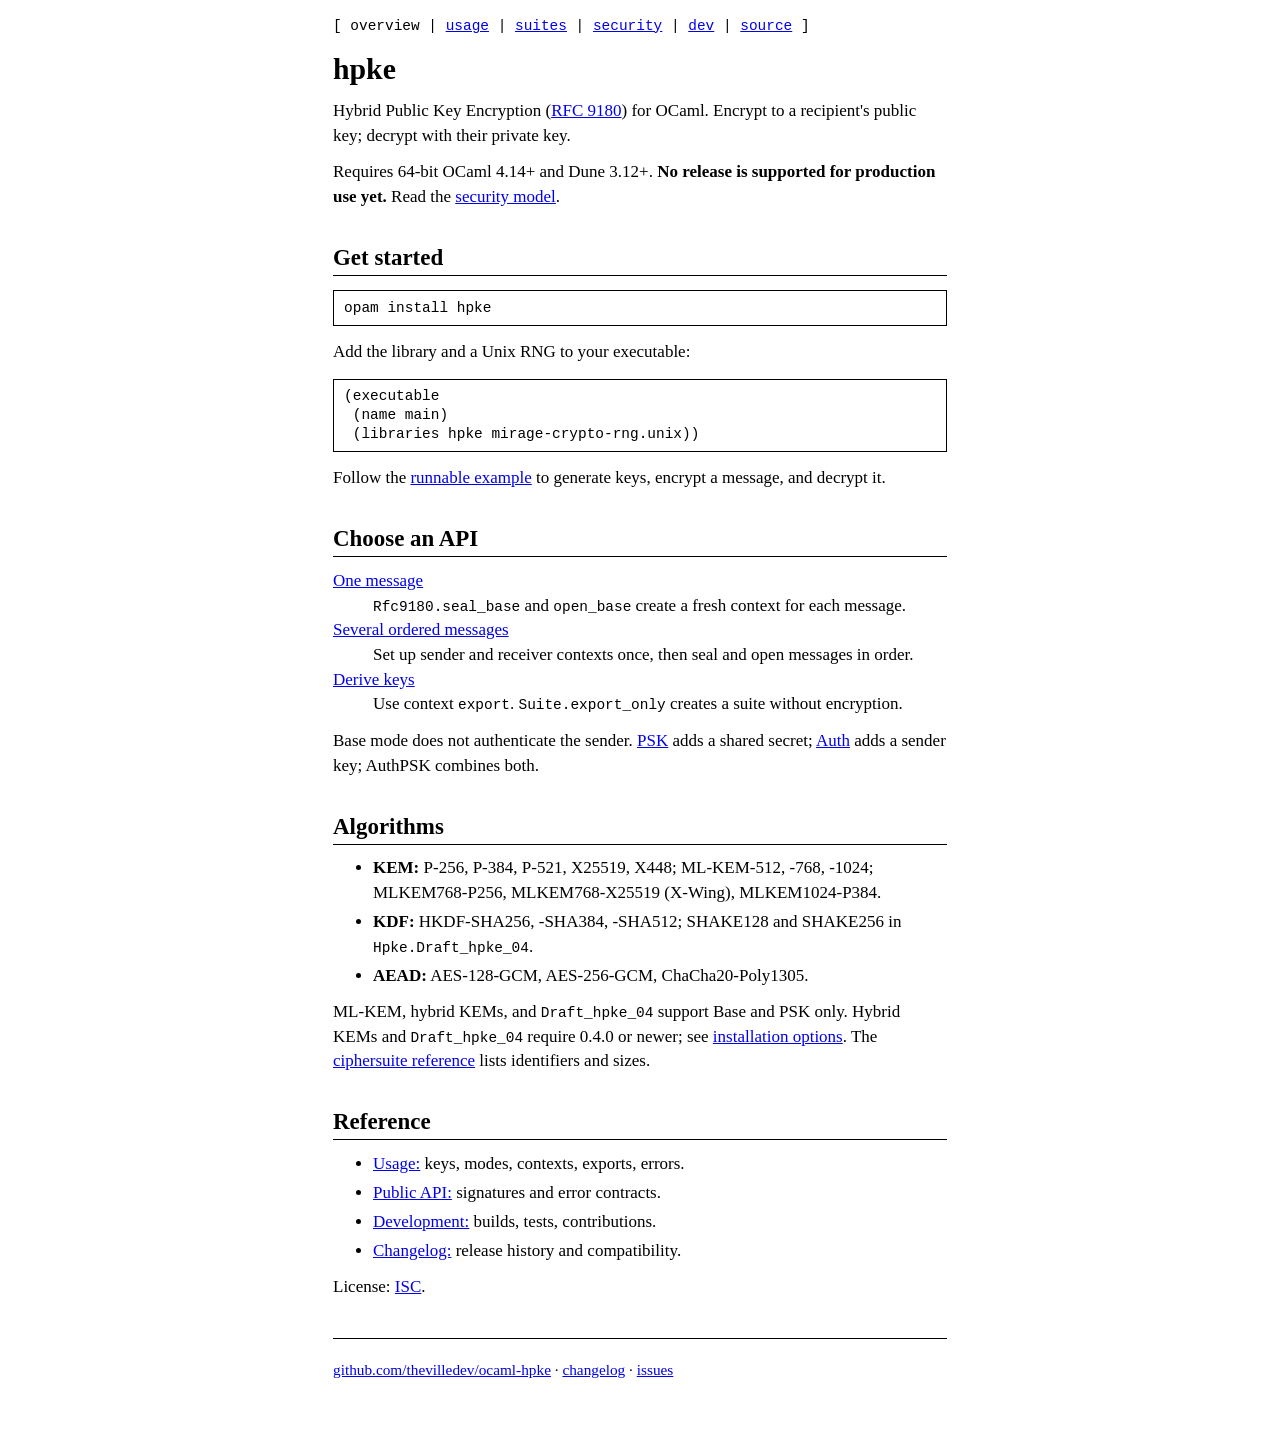
<file: website/index.html>
<!doctype html>
<html lang="en">
  <head>
    <meta charset="utf-8">
    <meta name="viewport" content="width=device-width, initial-scale=1">
    <meta
      name="description"
      content="Hybrid Public Key Encryption for OCaml. Install the library, run an example, and choose an API."
    >
    <meta name="theme-color" content="#ffffff">
    <meta property="og:type" content="website">
    <meta property="og:title" content="hpke">
    <meta
      property="og:description"
      content="Hybrid Public Key Encryption for OCaml. Installation, examples, and API reference."
    >
    <meta property="og:url" content="https://ville.dev/ocaml-hpke/">
    <meta property="og:image" content="https://ville.dev/ocaml-hpke/og.png">
    <meta property="og:image:width" content="1200">
    <meta property="og:image:height" content="630">
    <meta property="og:image:alt" content="hpke — RFC 9180 Hybrid Public Key Encryption for OCaml">
    <meta name="twitter:card" content="summary_large_image">
    <meta name="twitter:title" content="hpke">
    <meta name="twitter:description" content="Hybrid Public Key Encryption for OCaml. Installation, examples, and API reference.">
    <meta name="twitter:image" content="https://ville.dev/ocaml-hpke/og.png">
    <meta name="twitter:image:alt" content="hpke — RFC 9180 Hybrid Public Key Encryption for OCaml">
    <link rel="canonical" href="https://ville.dev/ocaml-hpke/">
    <link rel="stylesheet" href="styles.css">
    <title>hpke: RFC 9180 Hybrid Public Key Encryption for OCaml</title>
  </head>
  <body>
    <a class="skip-link" href="#content">Skip to content</a>
    <nav class="top" aria-label="Primary navigation">
      [ overview |
      <a href="usage.html">usage</a> |
      <a href="suites.html">suites</a> |
      <a href="security.html">security</a> |
      <a href="development.html">dev</a> |
      <a href="https://github.com/thevilledev/ocaml-hpke">source</a> ]
    </nav>

    <main id="content">
<h1>hpke</h1>
      <p>
        Hybrid Public Key Encryption
        (<a href="https://www.rfc-editor.org/rfc/rfc9180.html">RFC 9180</a>)
        for OCaml. Encrypt to a recipient's public key; decrypt with their private key.
      </p>
      <p>
        Requires 64-bit OCaml 4.14+ and Dune 3.12+.
        <strong>No release is supported for production use yet.</strong>
        Read the <a href="security.html">security model</a>.
      </p>

      <h2 id="quick-start">Get started</h2>
      <pre><code>opam install hpke</code></pre>
      <p>Add the library and a Unix RNG to your executable:</p>
      <pre><code>(executable
 (name main)
 (libraries hpke mirage-crypto-rng.unix))</code></pre>
      <p>
        Follow the <a href="usage.html#one-message">runnable example</a>
        to generate keys, encrypt a message, and decrypt it.
      </p>

      <h2 id="choose-an-api">Choose an API</h2>
      <dl>
        <dt><a href="usage.html#one-message">One message</a></dt>
        <dd><code>Rfc9180.seal_base</code> and <code>open_base</code> create a fresh context for each message.</dd>
        <dt><a href="usage.html#contexts">Several ordered messages</a></dt>
        <dd>Set up sender and receiver contexts once, then seal and open messages in order.</dd>
        <dt><a href="usage.html#export">Derive keys</a></dt>
        <dd>Use context <code>export</code>. <code>Suite.export_only</code> creates a suite without encryption.</dd>
      </dl>
      <p>
        Base mode does not authenticate the sender. <a href="usage.html#psk">PSK</a>
        adds a shared secret; <a href="usage.html#auth">Auth</a> adds a sender key;
        AuthPSK combines both.
      </p>

      <h2 id="algorithms">Algorithms</h2>
      <ul>
        <li><strong>KEM:</strong> P-256, P-384, P-521, X25519, X448; ML-KEM-512, -768, -1024; MLKEM768-P256, MLKEM768-X25519 (X-Wing), MLKEM1024-P384.</li>
        <li><strong>KDF:</strong> HKDF-SHA256, -SHA384, -SHA512; SHAKE128 and SHAKE256 in <code>Hpke.Draft_hpke_04</code>.</li>
        <li><strong>AEAD:</strong> AES-128-GCM, AES-256-GCM, ChaCha20-Poly1305.</li>
      </ul>
      <p>
        ML-KEM, hybrid KEMs, and <code>Draft_hpke_04</code> support Base and PSK only.
        Hybrid KEMs and <code>Draft_hpke_04</code> require 0.4.0 or newer;
        see <a href="usage.html#install">installation options</a>.
        The <a href="suites.html">ciphersuite reference</a> lists identifiers and sizes.
      </p>

      <h2 id="reference">Reference</h2>
      <ul>
        <li><a href="usage.html">Usage:</a> keys, modes, contexts, exports, errors.</li>
        <li><a href="https://github.com/thevilledev/ocaml-hpke/blob/main/lib/hpke.mli">Public API:</a> signatures and error contracts.</li>
        <li><a href="development.html">Development:</a> builds, tests, contributions.</li>
        <li><a href="https://github.com/thevilledev/ocaml-hpke/blob/main/CHANGES.md">Changelog:</a> release history and compatibility.</li>
      </ul>
      <p>License: <a href="https://github.com/thevilledev/ocaml-hpke/blob/main/LICENSE">ISC</a>.</p>
    </main>

    <footer>
      <p>
        <a href="https://github.com/thevilledev/ocaml-hpke">github.com/thevilledev/ocaml-hpke</a>
        &middot; <a href="https://github.com/thevilledev/ocaml-hpke/blob/main/CHANGES.md">changelog</a>
        &middot; <a href="https://github.com/thevilledev/ocaml-hpke/issues">issues</a>
      </p>
    </footer>
  </body>
</html>
</file>
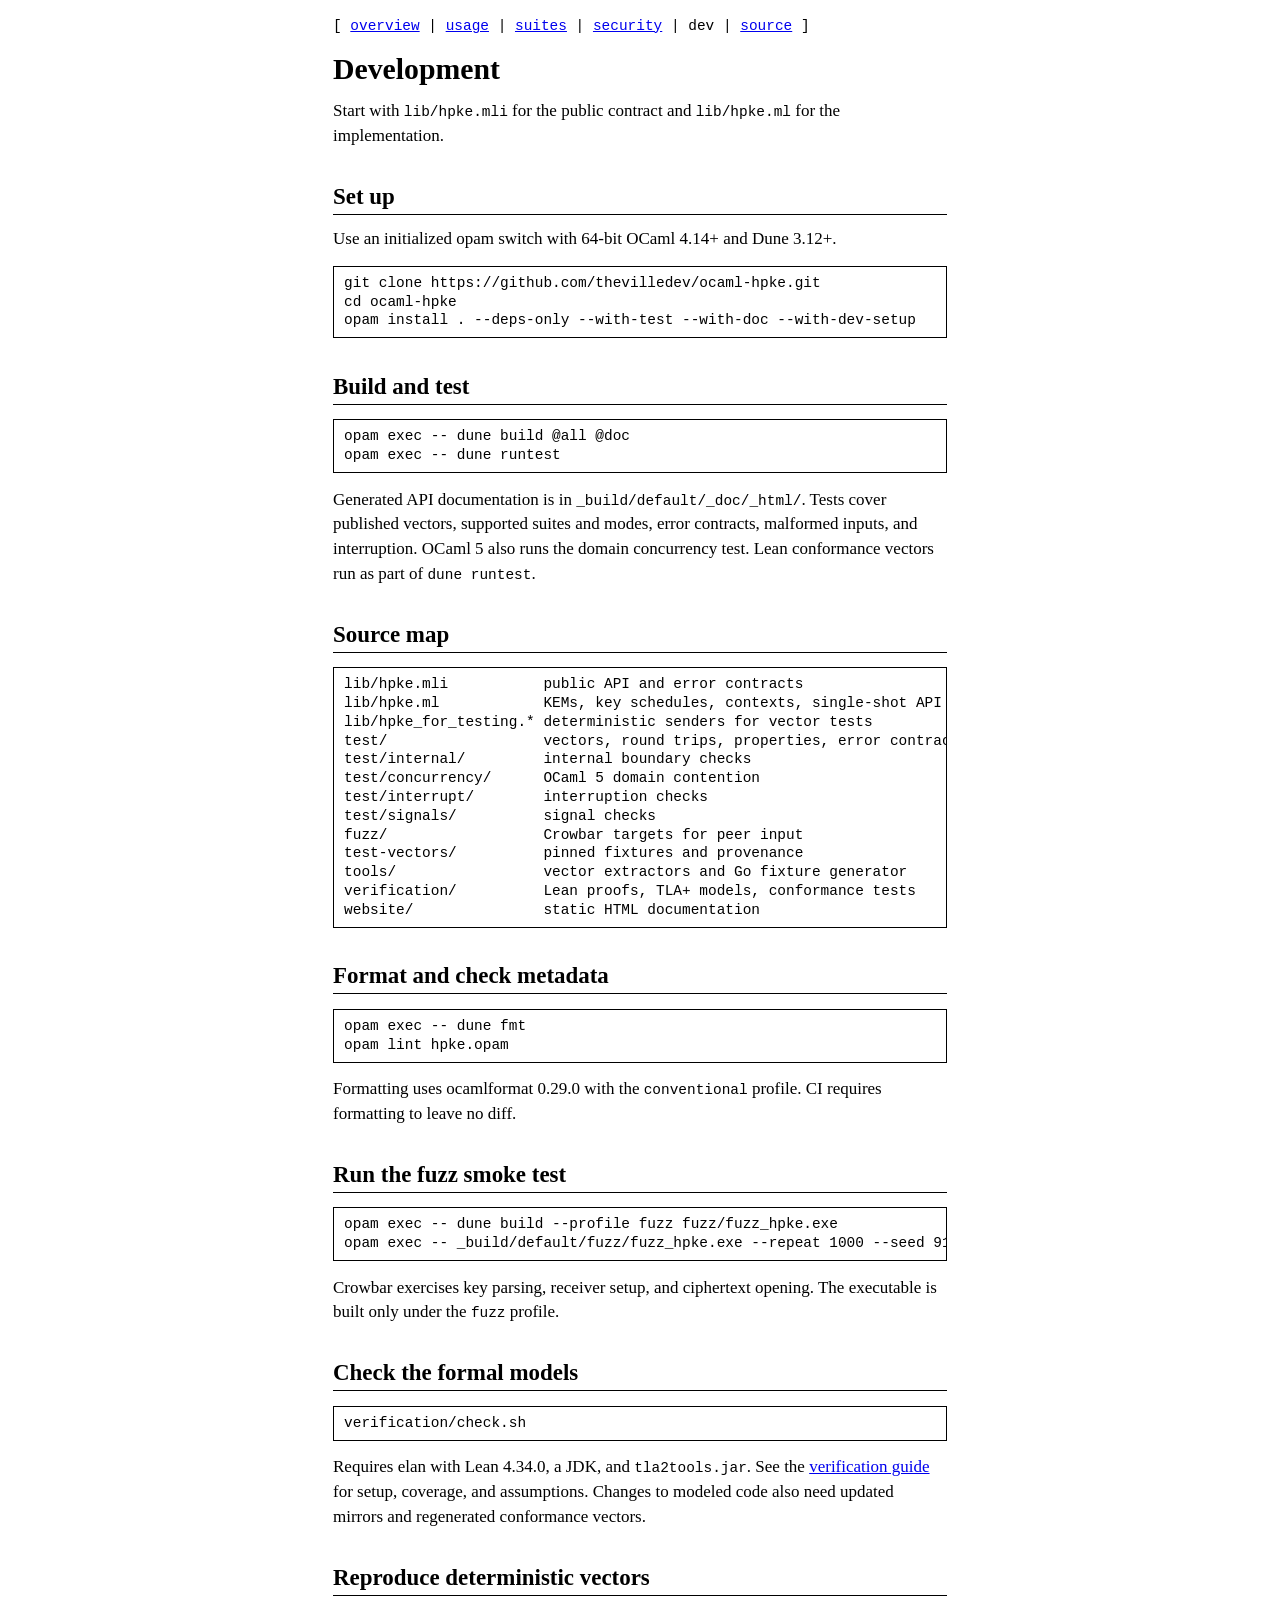
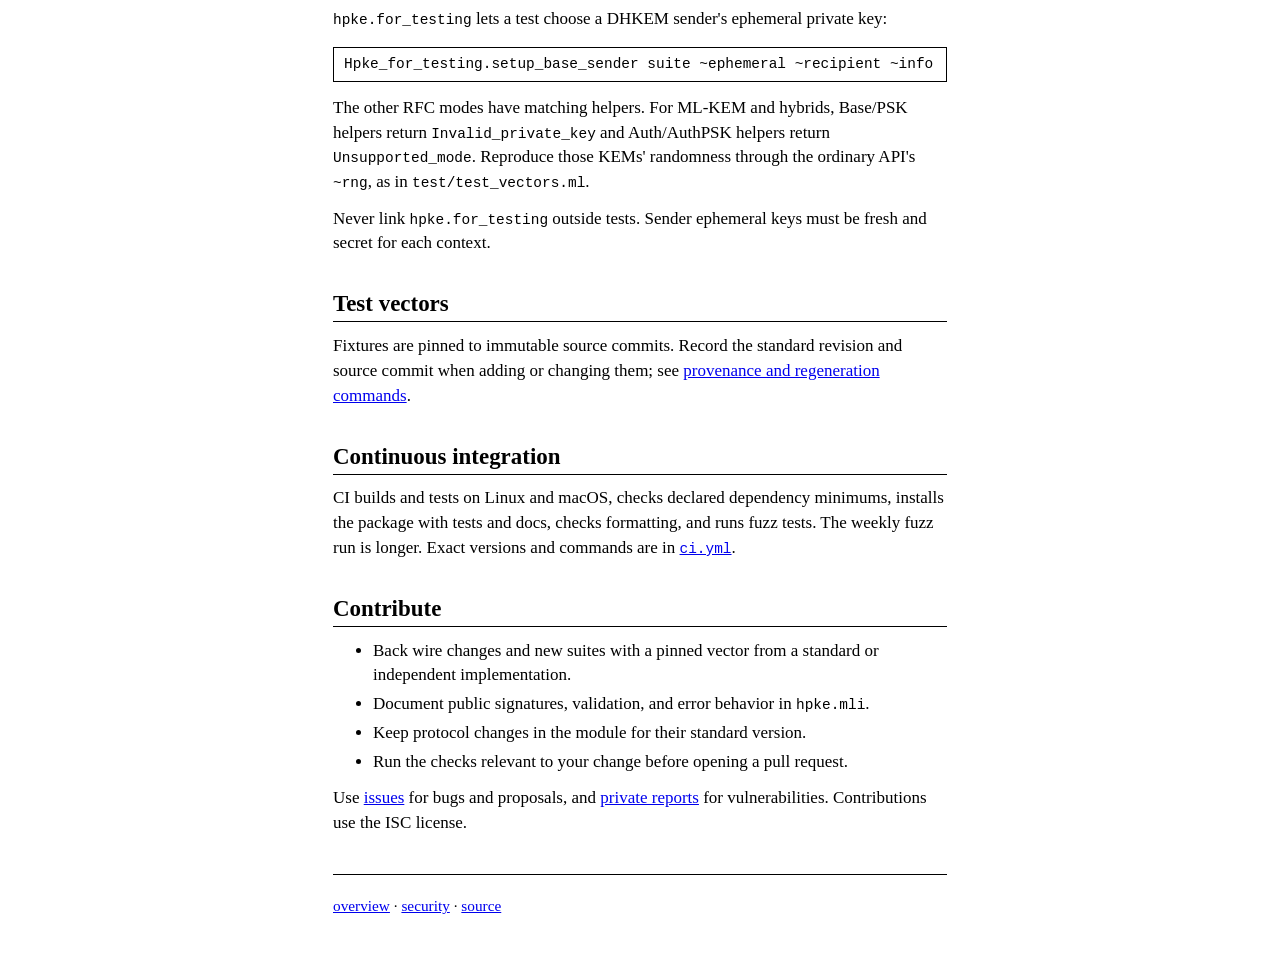
<file: website/development.html>
<!doctype html>
<html lang="en">
  <head>
    <meta charset="utf-8">
    <meta name="viewport" content="width=device-width, initial-scale=1">
    <meta name="description" content="Build, test, fuzz, and contribute to the hpke OCaml library.">
    <meta name="theme-color" content="#ffffff">
    <meta property="og:type" content="website">
    <meta property="og:title" content="Developing hpke">
    <meta property="og:description" content="Build commands, project layout, CI, and the test-vector policy.">
    <meta property="og:url" content="https://ville.dev/ocaml-hpke/development.html">
    <meta name="twitter:card" content="summary">
    <meta name="twitter:title" content="Developing hpke">
    <meta name="twitter:description" content="Build commands, project layout, CI, and the test-vector policy.">
    <link rel="canonical" href="https://ville.dev/ocaml-hpke/development.html">
    <link rel="stylesheet" href="styles.css">
    <title>Developing hpke</title>
  </head>
  <body>
    <a class="skip-link" href="#content">Skip to content</a>
    <nav class="top" aria-label="Primary navigation">
      [ <a href="index.html">overview</a> |
      <a href="usage.html">usage</a> |
      <a href="suites.html">suites</a> |
      <a href="security.html">security</a> |
      dev |
      <a href="https://github.com/thevilledev/ocaml-hpke">source</a> ]
    </nav>

    <main id="content">
<h1>Development</h1>
      <p>
        Start with <code>lib/hpke.mli</code> for the public contract and
        <code>lib/hpke.ml</code> for the implementation.
      </p>

      <h2 id="setup">Set up</h2>
      <p>Use an initialized opam switch with 64-bit OCaml 4.14+ and Dune 3.12+.</p>
      <pre><code>git clone https://github.com/thevilledev/ocaml-hpke.git
cd ocaml-hpke
opam install . --deps-only --with-test --with-doc --with-dev-setup</code></pre>

      <h2 id="build">Build and test</h2>
      <pre><code>opam exec -- dune build @all @doc
opam exec -- dune runtest</code></pre>
      <p>
        Generated API documentation is in <code>_build/default/_doc/_html/</code>.
        Tests cover published vectors, supported suites and modes, error
        contracts, malformed inputs, and interruption. OCaml 5 also runs the
        domain concurrency test. Lean conformance vectors run as part of
        <code>dune runtest</code>.
      </p>

      <h2 id="layout">Source map</h2>
      <pre><code>lib/hpke.mli           public API and error contracts
lib/hpke.ml            KEMs, key schedules, contexts, single-shot API
lib/hpke_for_testing.* deterministic senders for vector tests
test/                  vectors, round trips, properties, error contracts
test/internal/         internal boundary checks
test/concurrency/      OCaml 5 domain contention
test/interrupt/        interruption checks
test/signals/          signal checks
fuzz/                  Crowbar targets for peer input
test-vectors/          pinned fixtures and provenance
tools/                 vector extractors and Go fixture generator
verification/          Lean proofs, TLA+ models, conformance tests
website/               static HTML documentation</code></pre>

      <h2 id="hygiene">Format and check metadata</h2>
      <pre><code>opam exec -- dune fmt
opam lint hpke.opam</code></pre>
      <p>
        Formatting uses ocamlformat 0.29.0 with the <code>conventional</code>
        profile. CI requires formatting to leave no diff.
      </p>

      <h2 id="fuzz">Run the fuzz smoke test</h2>
      <pre><code>opam exec -- dune build --profile fuzz fuzz/fuzz_hpke.exe
opam exec -- _build/default/fuzz/fuzz_hpke.exe --repeat 1000 --seed 9180</code></pre>
      <p>
        Crowbar exercises key parsing, receiver setup, and ciphertext opening.
        The executable is built only under the <code>fuzz</code> profile.
      </p>

      <h2 id="verification">Check the formal models</h2>
      <pre><code>verification/check.sh</code></pre>
      <p>
        Requires elan with Lean 4.34.0, a JDK, and <code>tla2tools.jar</code>.
        See the <a href="https://github.com/thevilledev/ocaml-hpke/blob/main/verification/README.md">verification guide</a>
        for setup, coverage, and assumptions. Changes to modeled code also need
        updated mirrors and regenerated conformance vectors.
      </p>

      <h2 id="for-testing">Reproduce deterministic vectors</h2>
      <p>
        <code>hpke.for_testing</code> lets a test choose a DHKEM sender's
        ephemeral private key:
      </p>
      <pre><code>Hpke_for_testing.setup_base_sender suite ~ephemeral ~recipient ~info</code></pre>
      <p>
        The other RFC modes have matching helpers. For ML-KEM and hybrids,
        Base/PSK helpers return <code>Invalid_private_key</code> and Auth/AuthPSK
        helpers return <code>Unsupported_mode</code>. Reproduce those KEMs'
        randomness through the ordinary API's <code>~rng</code>, as in
        <code>test/test_vectors.ml</code>.
      </p>
      <p>
        Never link <code>hpke.for_testing</code> outside tests. Sender ephemeral
        keys must be fresh and secret for each context.
      </p>

      <h2 id="vectors">Test vectors</h2>
      <p>
        Fixtures are pinned to immutable source commits. Record the standard
        revision and source commit when adding or changing them; see
        <a href="https://github.com/thevilledev/ocaml-hpke/blob/main/test-vectors/PROVENANCE.md">provenance and regeneration commands</a>.
      </p>

      <h2 id="ci">Continuous integration</h2>
      <p>
        CI builds and tests on Linux and macOS, checks declared dependency
        minimums, installs the package with tests and docs, checks formatting,
        and runs fuzz tests. The weekly fuzz run is longer. Exact versions and
        commands are in
        <a href="https://github.com/thevilledev/ocaml-hpke/blob/main/.github/workflows/ci.yml"><code>ci.yml</code></a>.
      </p>

      <h2 id="contributing">Contribute</h2>
      <ul>
        <li>Back wire changes and new suites with a pinned vector from a standard or independent implementation.</li>
        <li>Document public signatures, validation, and error behavior in <code>hpke.mli</code>.</li>
        <li>Keep protocol changes in the module for their standard version.</li>
        <li>Run the checks relevant to your change before opening a pull request.</li>
      </ul>
      <p>
        Use <a href="https://github.com/thevilledev/ocaml-hpke/issues">issues</a>
        for bugs and proposals, and <a href="security.html#reporting">private
        reports</a> for vulnerabilities. Contributions use the ISC license.
      </p>
    </main>

    <footer>
      <p>
        <a href="index.html">overview</a> &middot;
        <a href="security.html">security</a> &middot;
        <a href="https://github.com/thevilledev/ocaml-hpke">source</a>
      </p>
    </footer>
  </body>
</html>
</file>
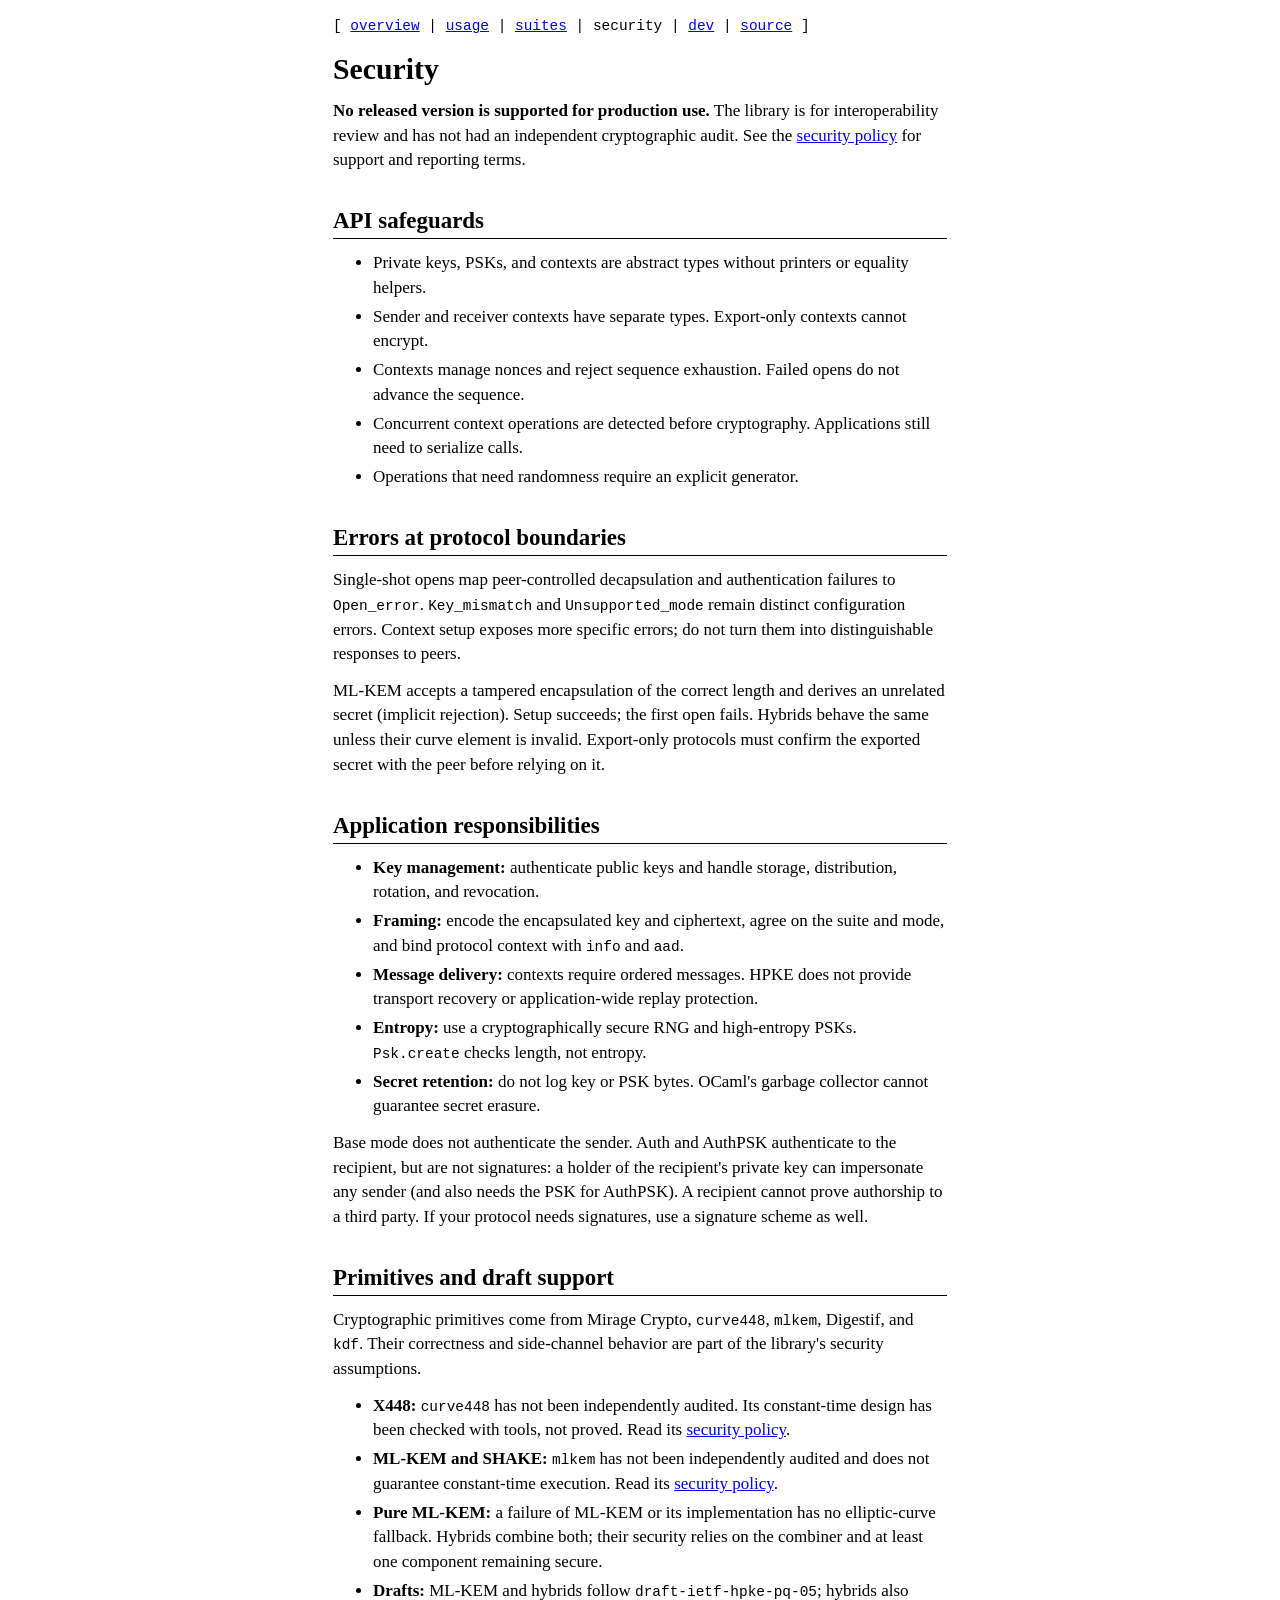
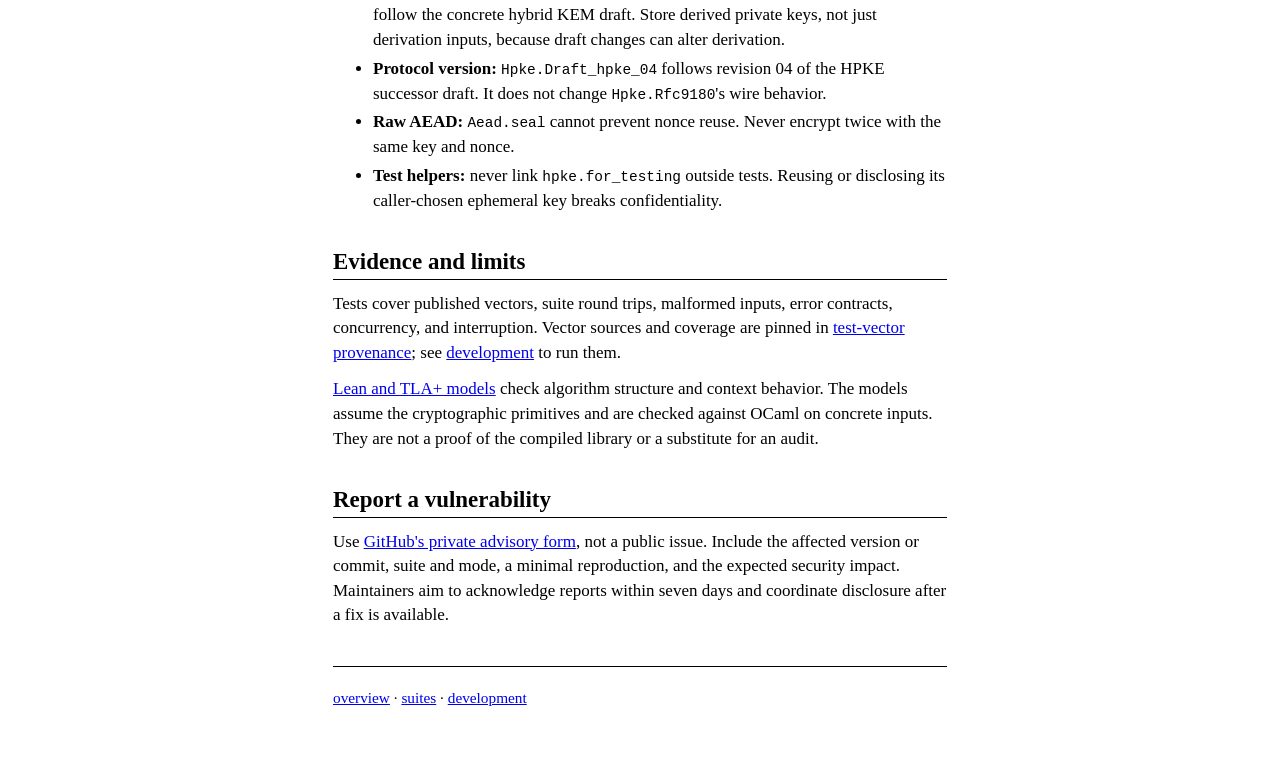
<file: website/security.html>
<!doctype html>
<html lang="en">
  <head>
    <meta charset="utf-8">
    <meta name="viewport" content="width=device-width, initial-scale=1">
    <meta name="description" content="The hpke security model: what the API makes hard to misuse, what it does not defend against, the test evidence behind it, and how to report a vulnerability.">
    <meta name="theme-color" content="#ffffff">
    <meta property="og:type" content="website">
    <meta property="og:title" content="hpke security model">
    <meta property="og:description" content="Misuse resistance, known limits, test-vector provenance, and reporting.">
    <meta property="og:url" content="https://ville.dev/ocaml-hpke/security.html">
    <meta name="twitter:card" content="summary">
    <meta name="twitter:title" content="hpke security model">
    <meta name="twitter:description" content="Misuse resistance, known limits, test-vector provenance, and reporting.">
    <link rel="canonical" href="https://ville.dev/ocaml-hpke/security.html">
    <link rel="stylesheet" href="styles.css">
    <title>hpke security model</title>
  </head>
  <body>
    <a class="skip-link" href="#content">Skip to content</a>
    <nav class="top" aria-label="Primary navigation">
      [ <a href="index.html">overview</a> |
      <a href="usage.html">usage</a> |
      <a href="suites.html">suites</a> |
      security |
      <a href="development.html">dev</a> |
      <a href="https://github.com/thevilledev/ocaml-hpke">source</a> ]
    </nav>

    <main id="content">
<h1>Security</h1>
      <p>
        <strong>No released version is supported for production use.</strong>
        The library is for interoperability review and has not had an independent
        cryptographic audit. See the
        <a href="https://github.com/thevilledev/ocaml-hpke/blob/main/SECURITY.md">security policy</a>
        for support and reporting terms.
      </p>

      <h2 id="resistance">API safeguards</h2>
      <ul>
        <li>Private keys, PSKs, and contexts are abstract types without printers or equality helpers.</li>
        <li>Sender and receiver contexts have separate types. Export-only contexts cannot encrypt.</li>
        <li>Contexts manage nonces and reject sequence exhaustion. Failed opens do not advance the sequence.</li>
        <li>Concurrent context operations are detected before cryptography. Applications still need to serialize calls.</li>
        <li>Operations that need randomness require an explicit generator.</li>
      </ul>

      <h2 id="normalization">Errors at protocol boundaries</h2>
      <p>
        Single-shot opens map peer-controlled decapsulation and authentication
        failures to <code>Open_error</code>. <code>Key_mismatch</code> and
        <code>Unsupported_mode</code> remain distinct configuration errors.
        Context setup exposes more specific errors; do not turn them into
        distinguishable responses to peers.
      </p>
      <p>
        ML-KEM accepts a tampered encapsulation of the correct length and
        derives an unrelated secret (implicit rejection). Setup succeeds; the
        first open fails. Hybrids behave the same unless their curve element is
        invalid. Export-only protocols must confirm the exported secret with
        the peer before relying on it.
      </p>

      <h2 id="limits">Application responsibilities</h2>
      <ul>
        <li><strong>Key management:</strong> authenticate public keys and handle storage, distribution, rotation, and revocation.</li>
        <li><strong>Framing:</strong> encode the encapsulated key and ciphertext, agree on the suite and mode, and bind protocol context with <code>info</code> and <code>aad</code>.</li>
        <li><strong>Message delivery:</strong> contexts require ordered messages. HPKE does not provide transport recovery or application-wide replay protection.</li>
        <li><strong>Entropy:</strong> use a cryptographically secure RNG and high-entropy PSKs. <code>Psk.create</code> checks length, not entropy.</li>
        <li><strong>Secret retention:</strong> do not log key or PSK bytes. OCaml's garbage collector cannot guarantee secret erasure.</li>
      </ul>
      <p>
        Base mode does not authenticate the sender. Auth and AuthPSK authenticate
        to the recipient, but are not signatures: a holder of the recipient's
        private key can impersonate any sender (and also needs the PSK for
        AuthPSK). A recipient cannot prove authorship to a third party. If your
        protocol needs signatures, use a signature scheme as well.
      </p>

      <h2 id="cautions">Primitives and draft support</h2>
      <p>
        Cryptographic primitives come from Mirage Crypto, <code>curve448</code>,
        <code>mlkem</code>, Digestif, and <code>kdf</code>. Their correctness and
        side-channel behavior are part of the library's security assumptions.
      </p>
      <ul>
        <li><strong>X448:</strong> <code>curve448</code> has not been independently audited. Its constant-time design has been checked with tools, not proved. Read its <a href="https://github.com/thevilledev/ocaml-curve448/blob/main/SECURITY.md">security policy</a>.</li>
        <li><strong>ML-KEM and SHAKE:</strong> <code>mlkem</code> has not been independently audited and does not guarantee constant-time execution. Read its <a href="https://github.com/thevilledev/ocaml-pq/blob/main/SECURITY.md">security policy</a>.</li>
        <li><strong>Pure ML-KEM:</strong> a failure of ML-KEM or its implementation has no elliptic-curve fallback. Hybrids combine both; their security relies on the combiner and at least one component remaining secure.</li>
        <li><strong>Drafts:</strong> ML-KEM and hybrids follow <code>draft-ietf-hpke-pq-05</code>; hybrids also follow the concrete hybrid KEM draft. Store derived private keys, not just derivation inputs, because draft changes can alter derivation.</li>
        <li><strong>Protocol version:</strong> <code>Hpke.Draft_hpke_04</code> follows revision 04 of the HPKE successor draft. It does not change <code>Hpke.Rfc9180</code>'s wire behavior.</li>
        <li><strong>Raw AEAD:</strong> <code>Aead.seal</code> cannot prevent nonce reuse. Never encrypt twice with the same key and nonce.</li>
        <li><strong>Test helpers:</strong> never link <code>hpke.for_testing</code> outside tests. Reusing or disclosing its caller-chosen ephemeral key breaks confidentiality.</li>
      </ul>

      <h2 id="assurance">Evidence and limits</h2>
      <p>
        Tests cover published vectors, suite round trips, malformed inputs,
        error contracts, concurrency, and interruption. Vector sources and
        coverage are pinned in
        <a href="https://github.com/thevilledev/ocaml-hpke/blob/main/test-vectors/PROVENANCE.md">test-vector provenance</a>;
        see <a href="development.html#build">development</a> to run them.
      </p>
      <p>
        <a href="https://github.com/thevilledev/ocaml-hpke/blob/main/verification/README.md">Lean and TLA+ models</a>
        check algorithm structure and context behavior. The models assume the
        cryptographic primitives and are checked against OCaml on concrete
        inputs. They are not a proof of the compiled library or a substitute
        for an audit.
      </p>

      <h2 id="reporting">Report a vulnerability</h2>
      <p>
        Use <a href="https://github.com/thevilledev/ocaml-hpke/security/advisories/new">GitHub's private advisory form</a>,
        not a public issue. Include the affected version or commit, suite and
        mode, a minimal reproduction, and the expected security impact.
        Maintainers aim to acknowledge reports within seven days and coordinate
        disclosure after a fix is available.
      </p>
    </main>

    <footer>
      <p>
        <a href="index.html">overview</a> &middot;
        <a href="suites.html">suites</a> &middot;
        <a href="development.html">development</a>
      </p>
    </footer>
  </body>
</html>
</file>
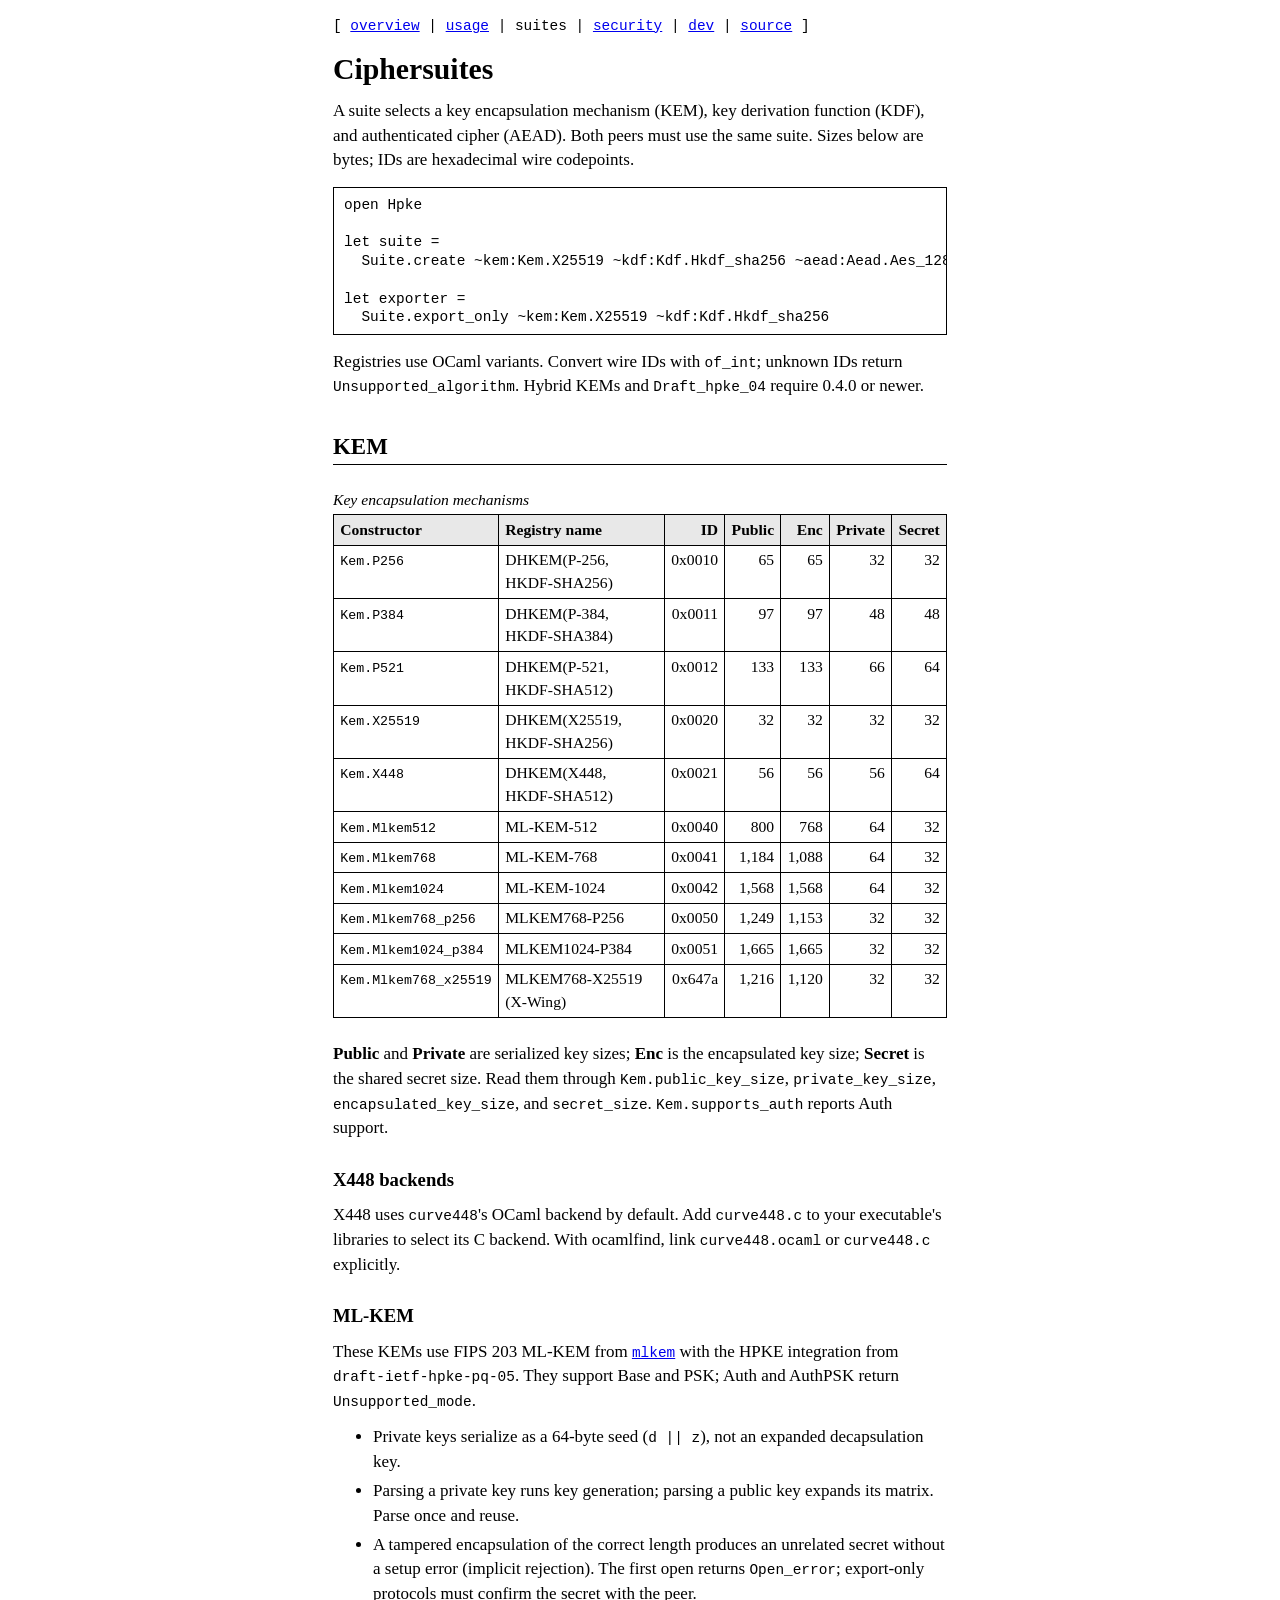
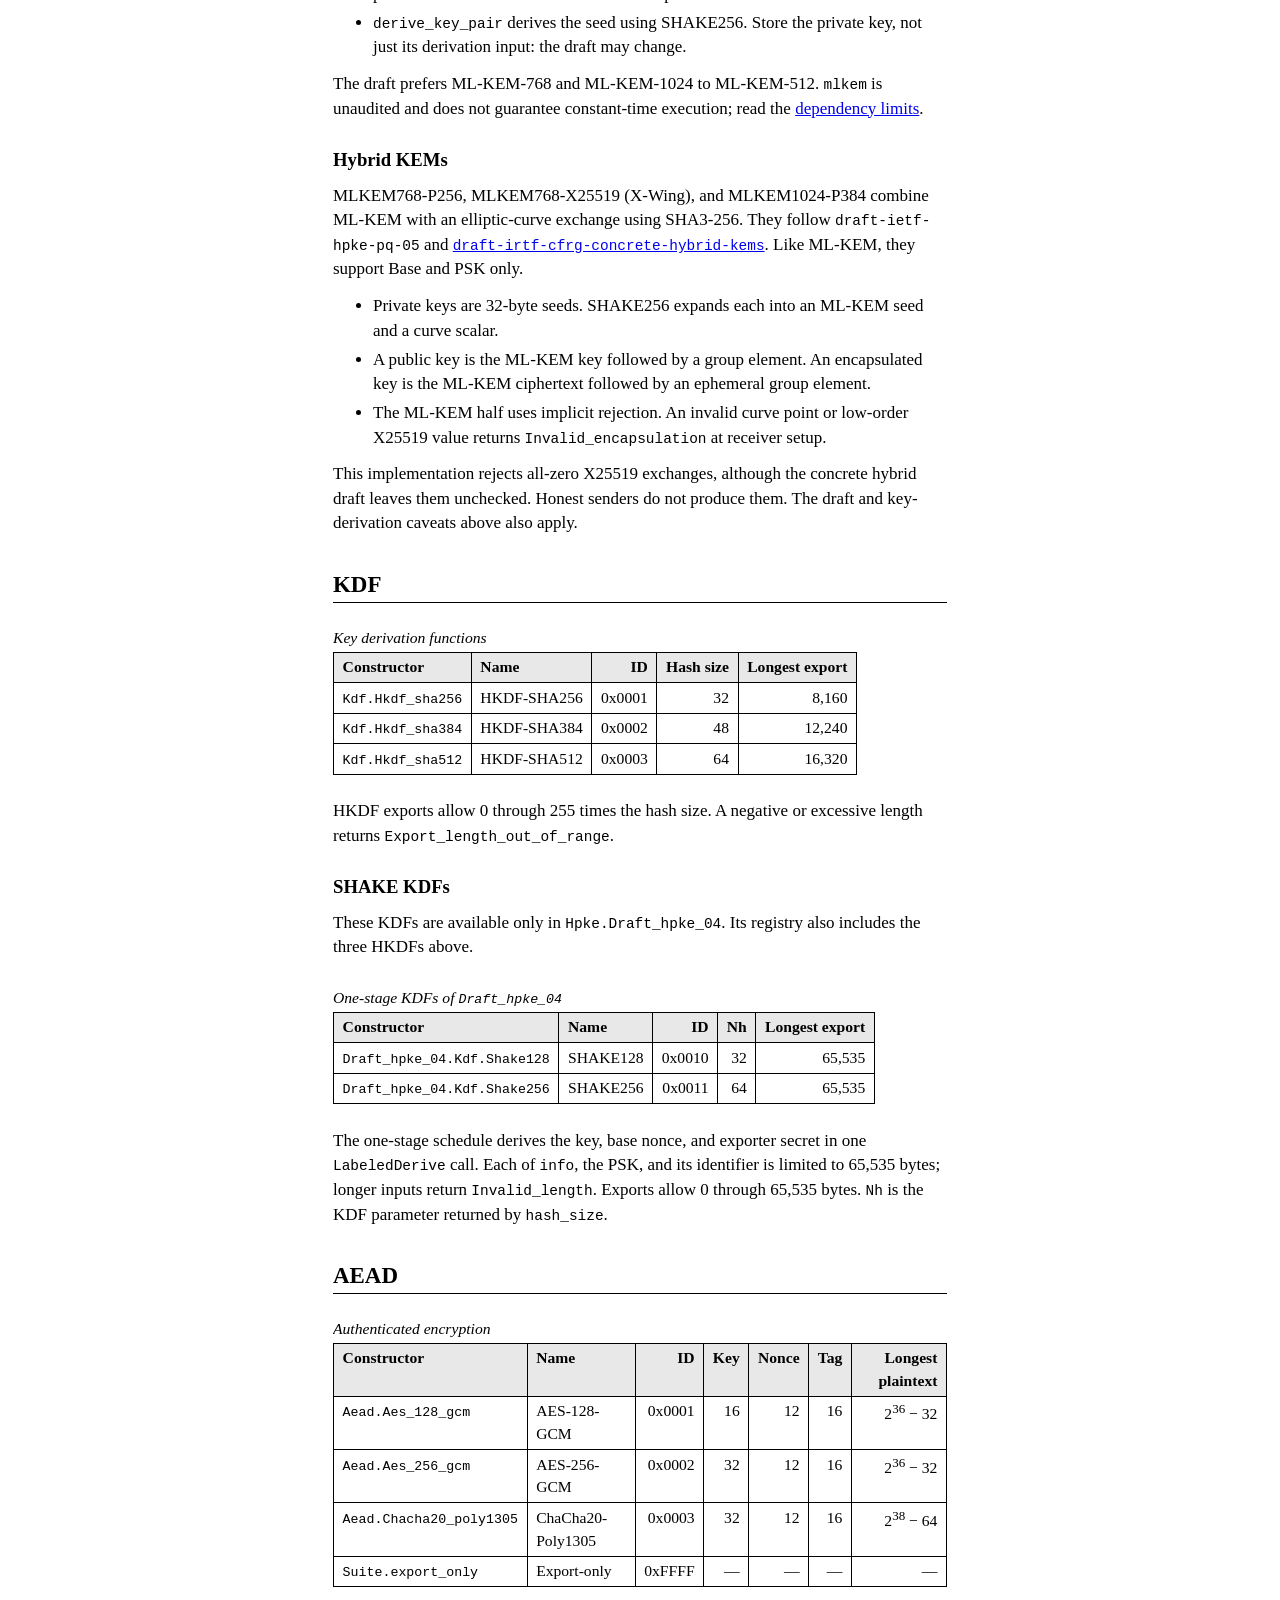
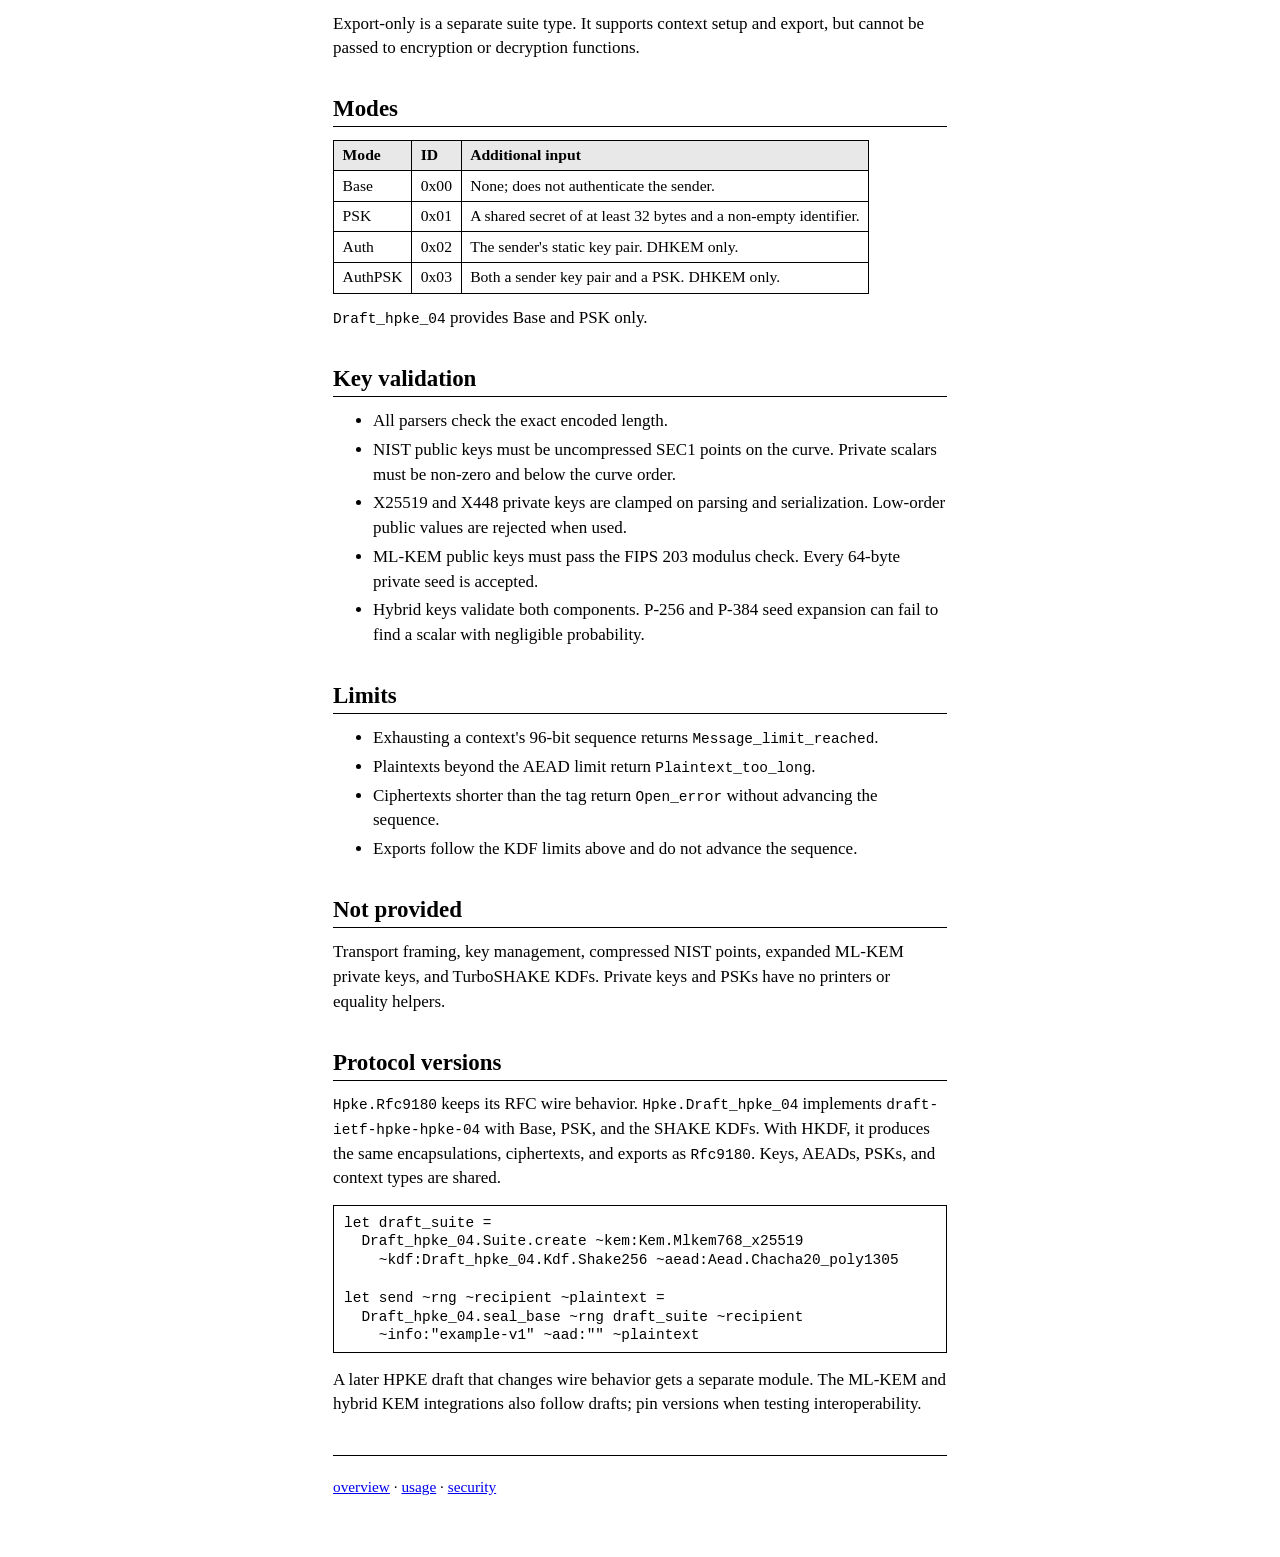
<file: website/suites.html>
<!doctype html>
<html lang="en">
  <head>
    <meta charset="utf-8">
    <meta name="viewport" content="width=device-width, initial-scale=1">
    <meta name="description" content="The KEM, KDF, and AEAD registries hpke implements, Diffie-Hellman and post-quantum ML-KEM, with codepoints, sizes, limits, and deliberate omissions.">
    <meta name="theme-color" content="#ffffff">
    <meta property="og:type" content="website">
    <meta property="og:title" content="hpke ciphersuites">
    <meta property="og:description" content="Codepoints, sizes, validation rules, and what is deliberately not implemented.">
    <meta property="og:url" content="https://ville.dev/ocaml-hpke/suites.html">
    <meta name="twitter:card" content="summary">
    <meta name="twitter:title" content="hpke ciphersuites">
    <meta name="twitter:description" content="Codepoints, sizes, validation rules, and what is deliberately not implemented.">
    <link rel="canonical" href="https://ville.dev/ocaml-hpke/suites.html">
    <link rel="stylesheet" href="styles.css">
    <title>Ciphersuites supported by hpke</title>
  </head>
  <body>
    <a class="skip-link" href="#content">Skip to content</a>
    <nav class="top" aria-label="Primary navigation">
      [ <a href="index.html">overview</a> |
      <a href="usage.html">usage</a> |
      suites |
      <a href="security.html">security</a> |
      <a href="development.html">dev</a> |
      <a href="https://github.com/thevilledev/ocaml-hpke">source</a> ]
    </nav>

    <main id="content">
<h1>Ciphersuites</h1>
      <p>
        A suite selects a key encapsulation mechanism (KEM), key derivation
        function (KDF), and authenticated cipher (AEAD). Both peers must use the
        same suite. Sizes below are bytes; IDs are hexadecimal wire codepoints.
      </p>
      <pre><code>open Hpke

let suite =
  Suite.create ~kem:Kem.X25519 ~kdf:Kdf.Hkdf_sha256 ~aead:Aead.Aes_128_gcm

let exporter =
  Suite.export_only ~kem:Kem.X25519 ~kdf:Kdf.Hkdf_sha256</code></pre>
      <p>
        Registries use OCaml variants. Convert wire IDs with <code>of_int</code>;
        unknown IDs return <code>Unsupported_algorithm</code>.
        Hybrid KEMs and <code>Draft_hpke_04</code> require 0.4.0 or newer.
      </p>

      <h2 id="kem">KEM</h2>
      <div class="table-scroll">
        <table class="dense">
          <caption>Key encapsulation mechanisms</caption>
          <thead>
            <tr>
              <th scope="col">Constructor</th>
              <th scope="col">Registry name</th>
              <th scope="col" class="n">ID</th>
              <th scope="col" class="n">Public</th>
              <th scope="col" class="n">Enc</th>
              <th scope="col" class="n">Private</th>
              <th scope="col" class="n">Secret</th>
            </tr>
          </thead>
          <tbody>
            <tr><td><code>Kem.P256</code></td><td>DHKEM(P-256, HKDF-SHA256)</td><td class="n">0x0010</td><td class="n">65</td><td class="n">65</td><td class="n">32</td><td class="n">32</td></tr>
            <tr><td><code>Kem.P384</code></td><td>DHKEM(P-384, HKDF-SHA384)</td><td class="n">0x0011</td><td class="n">97</td><td class="n">97</td><td class="n">48</td><td class="n">48</td></tr>
            <tr><td><code>Kem.P521</code></td><td>DHKEM(P-521, HKDF-SHA512)</td><td class="n">0x0012</td><td class="n">133</td><td class="n">133</td><td class="n">66</td><td class="n">64</td></tr>
            <tr><td><code>Kem.X25519</code></td><td>DHKEM(X25519, HKDF-SHA256)</td><td class="n">0x0020</td><td class="n">32</td><td class="n">32</td><td class="n">32</td><td class="n">32</td></tr>
            <tr><td><code>Kem.X448</code></td><td>DHKEM(X448, HKDF-SHA512)</td><td class="n">0x0021</td><td class="n">56</td><td class="n">56</td><td class="n">56</td><td class="n">64</td></tr>
            <tr><td><code>Kem.Mlkem512</code></td><td>ML-KEM-512</td><td class="n">0x0040</td><td class="n">800</td><td class="n">768</td><td class="n">64</td><td class="n">32</td></tr>
            <tr><td><code>Kem.Mlkem768</code></td><td>ML-KEM-768</td><td class="n">0x0041</td><td class="n">1,184</td><td class="n">1,088</td><td class="n">64</td><td class="n">32</td></tr>
            <tr><td><code>Kem.Mlkem1024</code></td><td>ML-KEM-1024</td><td class="n">0x0042</td><td class="n">1,568</td><td class="n">1,568</td><td class="n">64</td><td class="n">32</td></tr>
            <tr><td><code>Kem.Mlkem768_p256</code></td><td>MLKEM768-P256</td><td class="n">0x0050</td><td class="n">1,249</td><td class="n">1,153</td><td class="n">32</td><td class="n">32</td></tr>
            <tr><td><code>Kem.Mlkem1024_p384</code></td><td>MLKEM1024-P384</td><td class="n">0x0051</td><td class="n">1,665</td><td class="n">1,665</td><td class="n">32</td><td class="n">32</td></tr>
            <tr><td><code>Kem.Mlkem768_x25519</code></td><td>MLKEM768-X25519 (X-Wing)</td><td class="n">0x647a</td><td class="n">1,216</td><td class="n">1,120</td><td class="n">32</td><td class="n">32</td></tr>
          </tbody>
        </table>
      </div>

      <p>
        <strong>Public</strong> and <strong>Private</strong> are serialized key sizes;
        <strong>Enc</strong> is the encapsulated key size; <strong>Secret</strong>
        is the shared secret size. Read them through <code>Kem.public_key_size</code>,
        <code>private_key_size</code>, <code>encapsulated_key_size</code>, and
        <code>secret_size</code>. <code>Kem.supports_auth</code> reports Auth support.
      </p>

      <h3 id="x448">X448 backends</h3>
      <p>
        X448 uses <code>curve448</code>'s OCaml backend by default. Add
        <code>curve448.c</code> to your executable's libraries to select its C
        backend. With ocamlfind, link <code>curve448.ocaml</code> or
        <code>curve448.c</code> explicitly.
      </p>

      <h3 id="ml-kem">ML-KEM</h3>
      <p>
        These KEMs use FIPS 203 ML-KEM from
        <a href="https://github.com/thevilledev/ocaml-pq"><code>mlkem</code></a>
        with the HPKE integration from <code>draft-ietf-hpke-pq-05</code>.
        They support Base and PSK; Auth and AuthPSK return <code>Unsupported_mode</code>.
      </p>
      <ul>
        <li>Private keys serialize as a 64-byte seed (<code>d || z</code>), not an expanded decapsulation key.</li>
        <li>Parsing a private key runs key generation; parsing a public key expands its matrix. Parse once and reuse.</li>
        <li>A tampered encapsulation of the correct length produces an unrelated secret without a setup error (implicit rejection). The first open returns <code>Open_error</code>; export-only protocols must confirm the secret with the peer.</li>
        <li><code>derive_key_pair</code> derives the seed using SHAKE256. Store the private key, not just its derivation input: the draft may change.</li>
      </ul>
      <p>
        The draft prefers ML-KEM-768 and ML-KEM-1024 to ML-KEM-512.
        <code>mlkem</code> is unaudited and does not guarantee constant-time
        execution; read the <a href="security.html#cautions">dependency limits</a>.
      </p>

      <h3 id="hybrid">Hybrid KEMs</h3>
      <p>
        MLKEM768-P256, MLKEM768-X25519 (X-Wing), and MLKEM1024-P384 combine
        ML-KEM with an elliptic-curve exchange using SHA3-256. They follow
        <code>draft-ietf-hpke-pq-05</code> and
        <a href="https://datatracker.ietf.org/doc/draft-irtf-cfrg-concrete-hybrid-kems/"><code>draft-irtf-cfrg-concrete-hybrid-kems</code></a>.
        Like ML-KEM, they support Base and PSK only.
      </p>
      <ul>
        <li>Private keys are 32-byte seeds. SHAKE256 expands each into an ML-KEM seed and a curve scalar.</li>
        <li>A public key is the ML-KEM key followed by a group element. An encapsulated key is the ML-KEM ciphertext followed by an ephemeral group element.</li>
        <li>The ML-KEM half uses implicit rejection. An invalid curve point or low-order X25519 value returns <code>Invalid_encapsulation</code> at receiver setup.</li>
      </ul>
      <p>
        This implementation rejects all-zero X25519 exchanges, although the
        concrete hybrid draft leaves them unchecked. Honest senders do not
        produce them. The draft and key-derivation caveats above also apply.
      </p>

      <h2 id="kdf">KDF</h2>
      <div class="table-scroll">
        <table>
          <caption>Key derivation functions</caption>
          <thead>
            <tr>
              <th scope="col">Constructor</th>
              <th scope="col">Name</th>
              <th scope="col" class="n">ID</th>
              <th scope="col" class="n">Hash size</th>
              <th scope="col" class="n">Longest export</th>
            </tr>
          </thead>
          <tbody>
            <tr><td><code>Kdf.Hkdf_sha256</code></td><td>HKDF-SHA256</td><td class="n">0x0001</td><td class="n">32</td><td class="n">8,160</td></tr>
            <tr><td><code>Kdf.Hkdf_sha384</code></td><td>HKDF-SHA384</td><td class="n">0x0002</td><td class="n">48</td><td class="n">12,240</td></tr>
            <tr><td><code>Kdf.Hkdf_sha512</code></td><td>HKDF-SHA512</td><td class="n">0x0003</td><td class="n">64</td><td class="n">16,320</td></tr>
          </tbody>
        </table>
      </div>

      <p>
        HKDF exports allow 0 through 255 times the hash size. A negative or
        excessive length returns <code>Export_length_out_of_range</code>.
      </p>

      <h3 id="one-stage">SHAKE KDFs</h3>
      <p>
        These KDFs are available only in <code>Hpke.Draft_hpke_04</code>.
        Its registry also includes the three HKDFs above.
      </p>
      <div class="table-scroll">
        <table>
          <caption>One-stage KDFs of <code>Draft_hpke_04</code></caption>
          <thead>
            <tr>
              <th scope="col">Constructor</th>
              <th scope="col">Name</th>
              <th scope="col" class="n">ID</th>
              <th scope="col" class="n">Nh</th>
              <th scope="col" class="n">Longest export</th>
            </tr>
          </thead>
          <tbody>
            <tr><td><code>Draft_hpke_04.Kdf.Shake128</code></td><td>SHAKE128</td><td class="n">0x0010</td><td class="n">32</td><td class="n">65,535</td></tr>
            <tr><td><code>Draft_hpke_04.Kdf.Shake256</code></td><td>SHAKE256</td><td class="n">0x0011</td><td class="n">64</td><td class="n">65,535</td></tr>
          </tbody>
        </table>
      </div>

      <p>
        The one-stage schedule derives the key, base nonce, and exporter secret
        in one <code>LabeledDerive</code> call. Each of <code>info</code>, the PSK,
        and its identifier is limited to 65,535 bytes; longer inputs return
        <code>Invalid_length</code>. Exports allow 0 through 65,535 bytes.
        <code>Nh</code> is the KDF parameter returned by <code>hash_size</code>.
      </p>

      <h2 id="aead">AEAD</h2>
      <div class="table-scroll">
        <table>
          <caption>Authenticated encryption</caption>
          <thead>
            <tr>
              <th scope="col">Constructor</th>
              <th scope="col">Name</th>
              <th scope="col" class="n">ID</th>
              <th scope="col" class="n">Key</th>
              <th scope="col" class="n">Nonce</th>
              <th scope="col" class="n">Tag</th>
              <th scope="col" class="n">Longest plaintext</th>
            </tr>
          </thead>
          <tbody>
            <tr><td><code>Aead.Aes_128_gcm</code></td><td>AES-128-GCM</td><td class="n">0x0001</td><td class="n">16</td><td class="n">12</td><td class="n">16</td><td class="n">2<sup>36</sup> &minus; 32</td></tr>
            <tr><td><code>Aead.Aes_256_gcm</code></td><td>AES-256-GCM</td><td class="n">0x0002</td><td class="n">32</td><td class="n">12</td><td class="n">16</td><td class="n">2<sup>36</sup> &minus; 32</td></tr>
            <tr><td><code>Aead.Chacha20_poly1305</code></td><td>ChaCha20-Poly1305</td><td class="n">0x0003</td><td class="n">32</td><td class="n">12</td><td class="n">16</td><td class="n">2<sup>38</sup> &minus; 64</td></tr>
            <tr><td><code>Suite.export_only</code></td><td>Export-only</td><td class="n">0xFFFF</td><td class="n">&mdash;</td><td class="n">&mdash;</td><td class="n">&mdash;</td><td class="n">&mdash;</td></tr>
          </tbody>
        </table>
      </div>

      <p>
        Export-only is a separate suite type. It supports context setup and
        export, but cannot be passed to encryption or decryption functions.
      </p>

      <h2 id="modes">Modes</h2>
      <table>
        <thead><tr><th scope="col">Mode</th><th scope="col">ID</th><th scope="col">Additional input</th></tr></thead>
        <tbody>
          <tr><td>Base</td><td>0x00</td><td>None; does not authenticate the sender.</td></tr>
          <tr><td>PSK</td><td>0x01</td><td>A shared secret of at least 32 bytes and a non-empty identifier.</td></tr>
          <tr><td>Auth</td><td>0x02</td><td>The sender's static key pair. DHKEM only.</td></tr>
          <tr><td>AuthPSK</td><td>0x03</td><td>Both a sender key pair and a PSK. DHKEM only.</td></tr>
        </tbody>
      </table>
      <p><code>Draft_hpke_04</code> provides Base and PSK only.</p>

      <h2 id="validation">Key validation</h2>
      <ul>
        <li>All parsers check the exact encoded length.</li>
        <li>NIST public keys must be uncompressed SEC1 points on the curve. Private scalars must be non-zero and below the curve order.</li>
        <li>X25519 and X448 private keys are clamped on parsing and serialization. Low-order public values are rejected when used.</li>
        <li>ML-KEM public keys must pass the FIPS 203 modulus check. Every 64-byte private seed is accepted.</li>
        <li>Hybrid keys validate both components. P-256 and P-384 seed expansion can fail to find a scalar with negligible probability.</li>
      </ul>

      <h2 id="limits">Limits</h2>
      <ul>
        <li>Exhausting a context's 96-bit sequence returns <code>Message_limit_reached</code>.</li>
        <li>Plaintexts beyond the AEAD limit return <code>Plaintext_too_long</code>.</li>
        <li>Ciphertexts shorter than the tag return <code>Open_error</code> without advancing the sequence.</li>
        <li>Exports follow the KDF limits above and do not advance the sequence.</li>
      </ul>

      <h2 id="omissions">Not provided</h2>
      <p>
        Transport framing, key management, compressed NIST points, expanded
        ML-KEM private keys, and TurboSHAKE KDFs. Private keys and PSKs have no
        printers or equality helpers.
      </p>

      <h2 id="versioning">Protocol versions</h2>
      <p>
        <code>Hpke.Rfc9180</code> keeps its RFC wire behavior.
        <code>Hpke.Draft_hpke_04</code> implements
        <code>draft-ietf-hpke-hpke-04</code> with Base, PSK, and the SHAKE KDFs.
        With HKDF, it produces the same encapsulations, ciphertexts, and exports
        as <code>Rfc9180</code>. Keys, AEADs, PSKs, and context types are shared.
      </p>
      <pre><code>let draft_suite =
  Draft_hpke_04.Suite.create ~kem:Kem.Mlkem768_x25519
    ~kdf:Draft_hpke_04.Kdf.Shake256 ~aead:Aead.Chacha20_poly1305

let send ~rng ~recipient ~plaintext =
  Draft_hpke_04.seal_base ~rng draft_suite ~recipient
    ~info:"example-v1" ~aad:"" ~plaintext</code></pre>
      <p>
        A later HPKE draft that changes wire behavior gets a separate module.
        The ML-KEM and hybrid KEM integrations also follow drafts; pin versions
        when testing interoperability.
      </p>
    </main>

    <footer>
      <p>
        <a href="index.html">overview</a> &middot;
        <a href="usage.html">usage</a> &middot;
        <a href="security.html">security</a>
      </p>
    </footer>
  </body>
</html>
</file>
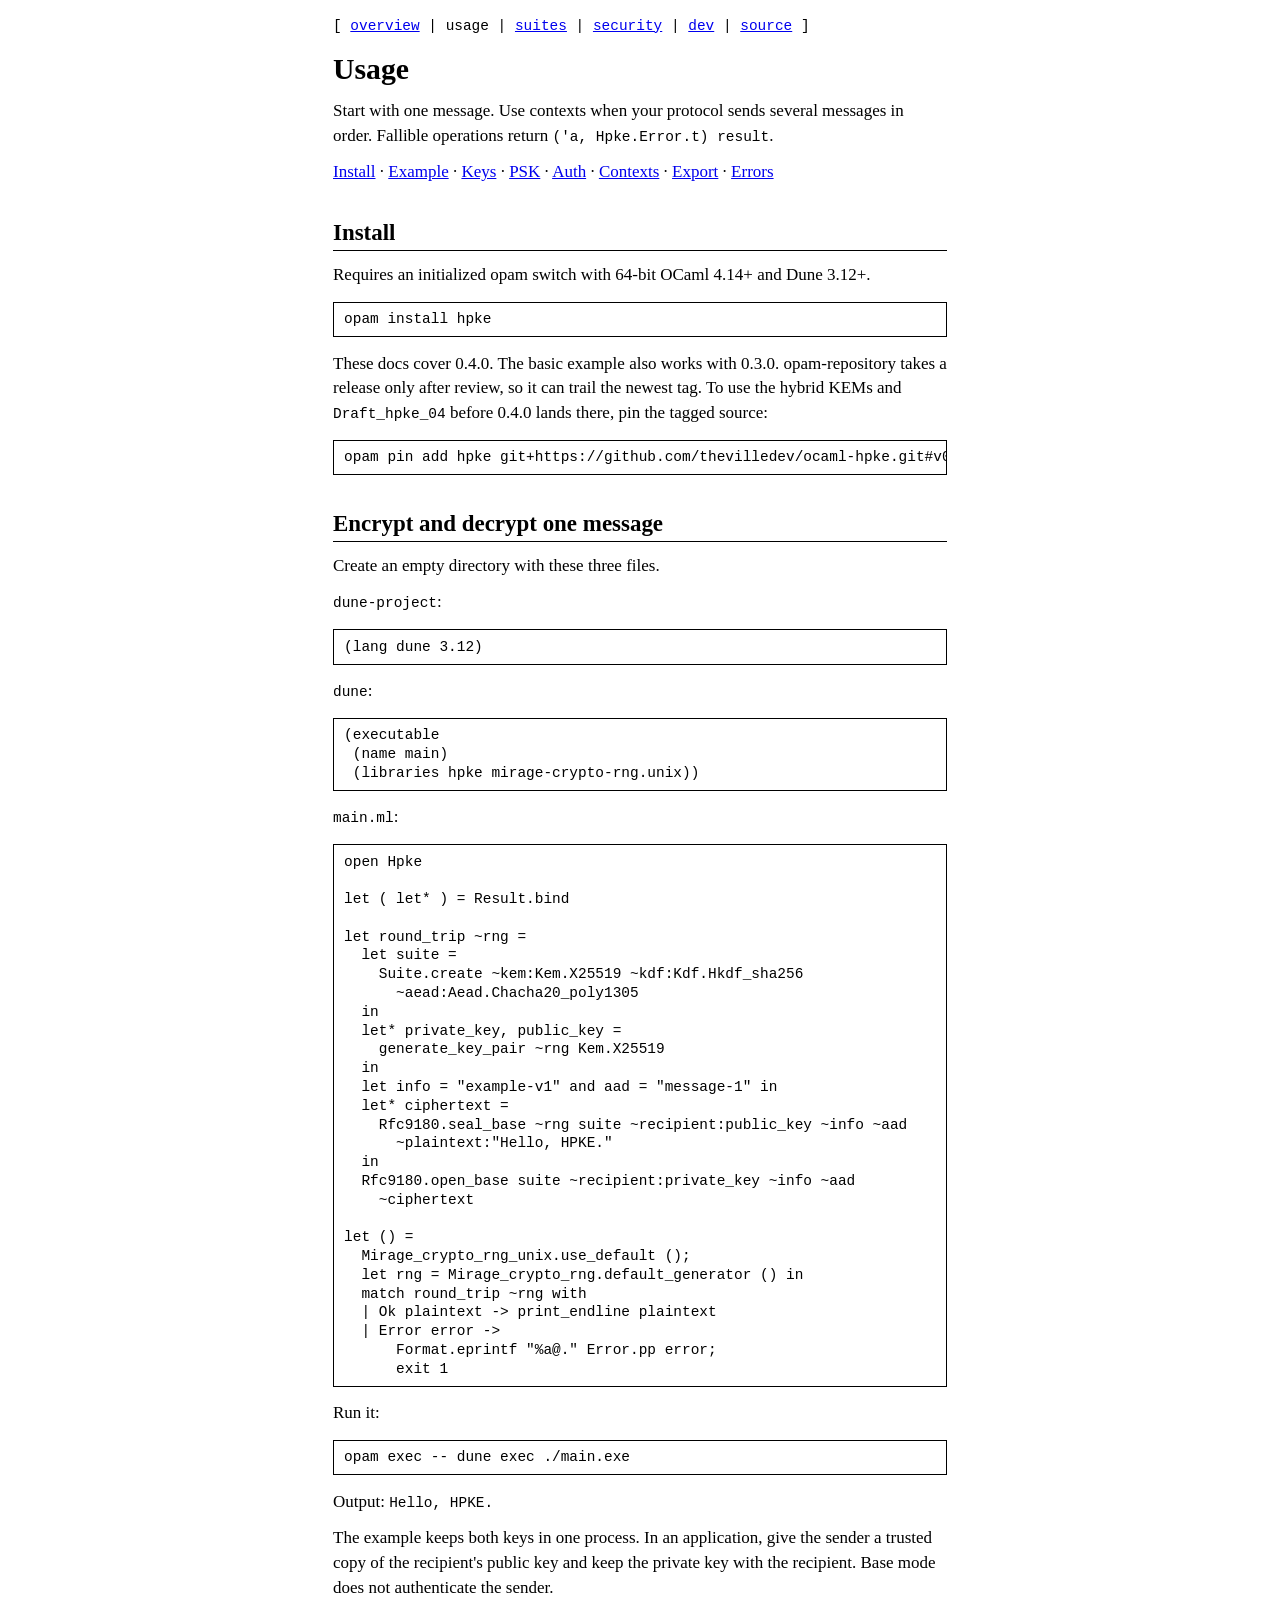
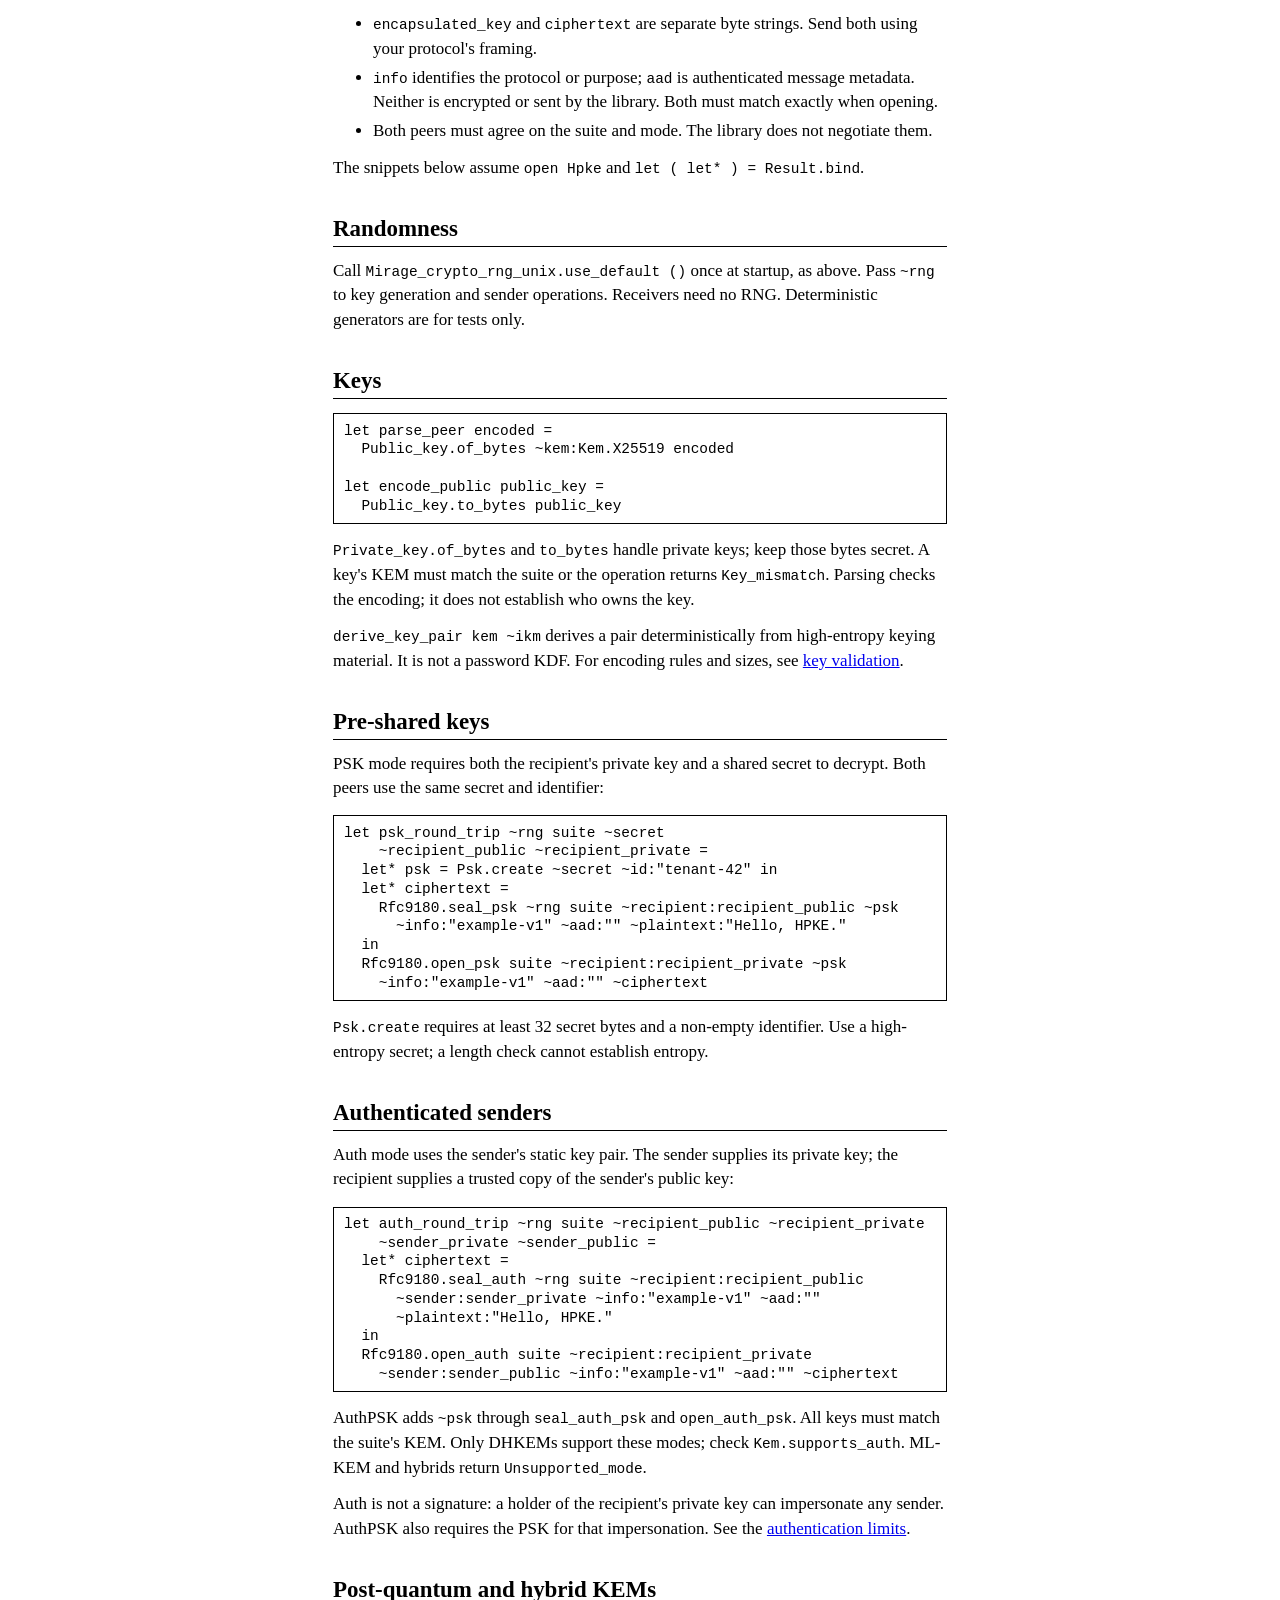
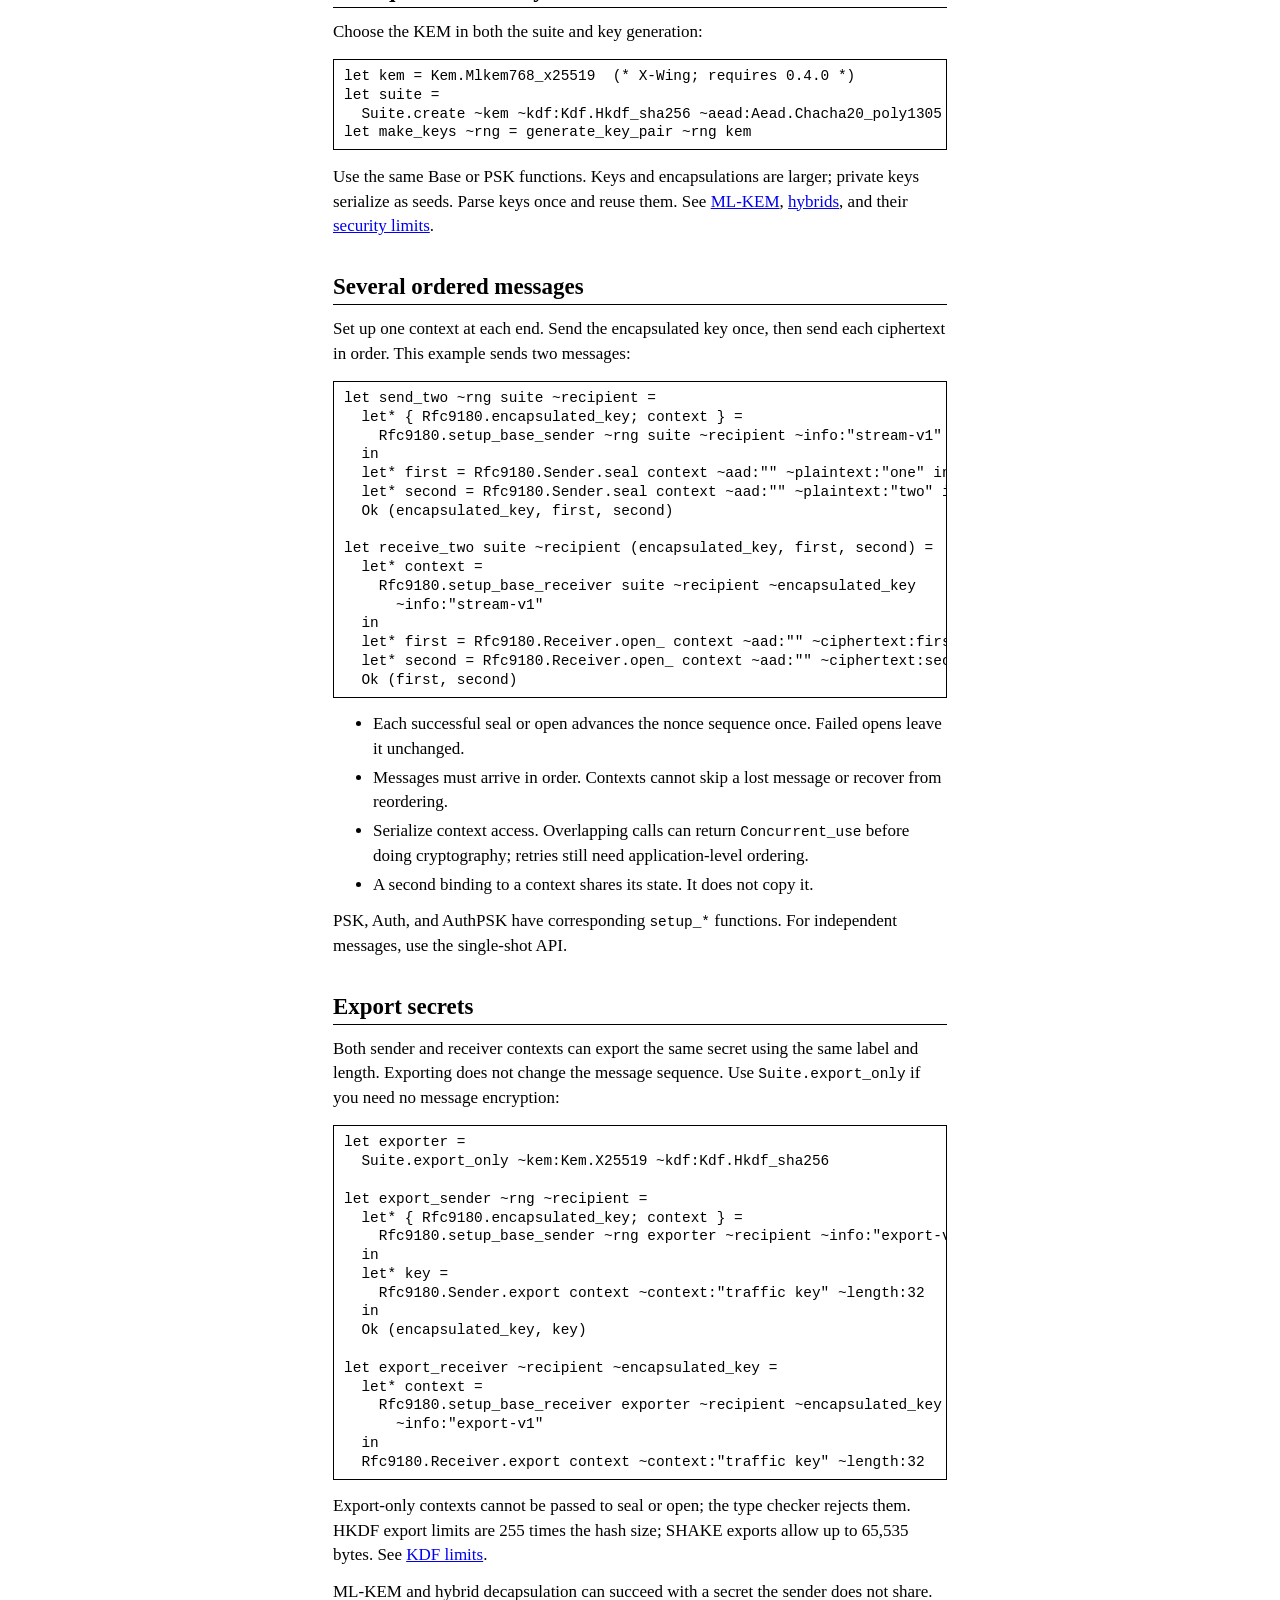
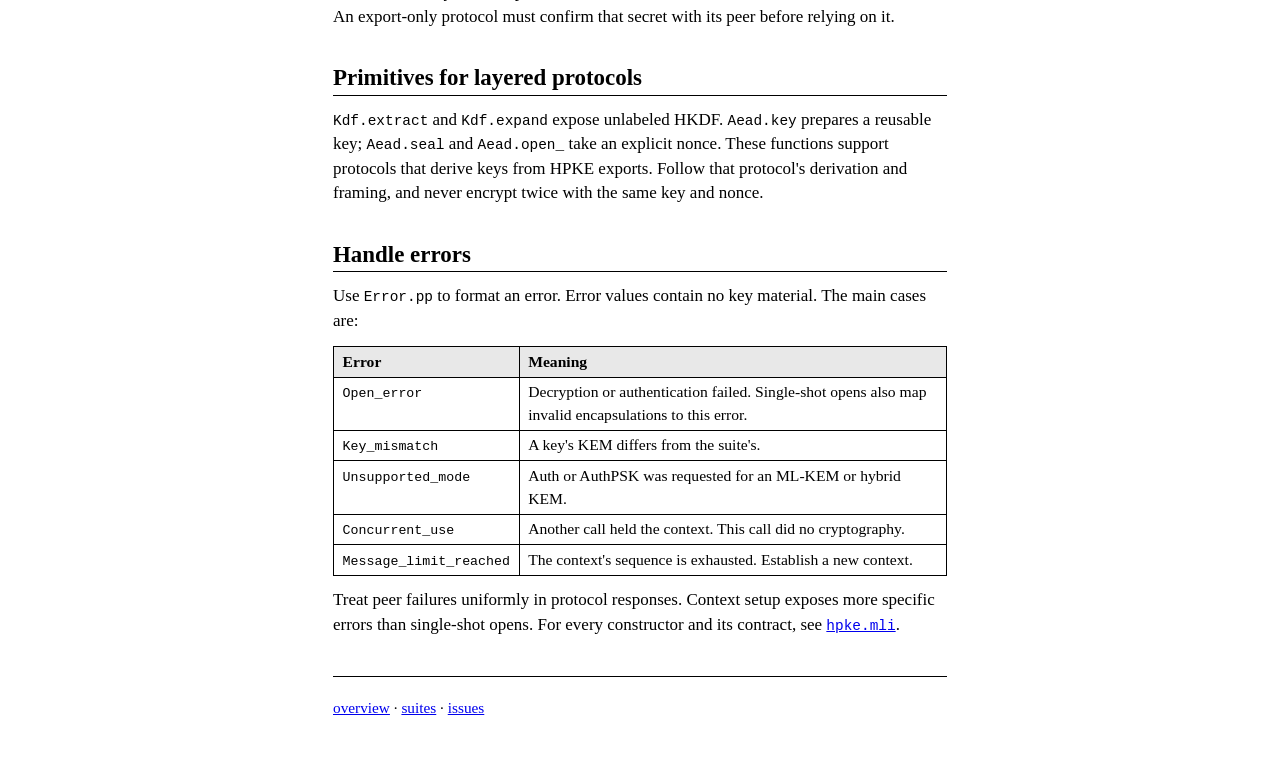
<file: website/usage.html>
<!doctype html>
<html lang="en">
  <head>
    <meta charset="utf-8">
    <meta name="viewport" content="width=device-width, initial-scale=1">
    <meta name="description" content="Install hpke and use the RFC 9180 modes: keys, single-shot messages, pre-shared keys, authenticated senders, stateful contexts, and secret export.">
    <meta name="theme-color" content="#ffffff">
    <meta property="og:type" content="website">
    <meta property="og:title" content="Using hpke">
    <meta property="og:description" content="Keys, single-shot messages, authenticated senders, stateful contexts, secret export, and errors.">
    <meta property="og:url" content="https://ville.dev/ocaml-hpke/usage.html">
    <meta name="twitter:card" content="summary">
    <meta name="twitter:title" content="Using hpke">
    <meta name="twitter:description" content="Keys, single-shot messages, authenticated senders, stateful contexts, secret export, and errors.">
    <link rel="canonical" href="https://ville.dev/ocaml-hpke/usage.html">
    <link rel="stylesheet" href="styles.css">
    <title>Using hpke</title>
  </head>
  <body>
    <a class="skip-link" href="#content">Skip to content</a>
    <nav class="top" aria-label="Primary navigation">
      [ <a href="index.html">overview</a> |
      usage |
      <a href="suites.html">suites</a> |
      <a href="security.html">security</a> |
      <a href="development.html">dev</a> |
      <a href="https://github.com/thevilledev/ocaml-hpke">source</a> ]
    </nav>

    <main id="content">
<h1>Usage</h1>
      <p>
        Start with one message. Use contexts when your protocol sends several
        messages in order. Fallible operations return <code>('a, Hpke.Error.t) result</code>.
      </p>
      <p>
        <a href="#install">Install</a> · <a href="#one-message">Example</a> ·
        <a href="#keys">Keys</a> · <a href="#psk">PSK</a> ·
        <a href="#auth">Auth</a> · <a href="#contexts">Contexts</a> ·
        <a href="#export">Export</a> · <a href="#errors">Errors</a>
      </p>

      <h2 id="install">Install</h2>
      <p>Requires an initialized opam switch with 64-bit OCaml 4.14+ and Dune 3.12+.</p>
      <pre><code>opam install hpke</code></pre>
      <p>
        These docs cover 0.4.0. The basic example also works with 0.3.0.
        opam-repository takes a release only after review, so it can trail the
        newest tag. To use the hybrid KEMs and <code>Draft_hpke_04</code> before
        0.4.0 lands there, pin the tagged source:
      </p>
      <pre><code>opam pin add hpke git+https://github.com/thevilledev/ocaml-hpke.git#v0.4.0</code></pre>

      <h2 id="one-message">Encrypt and decrypt one message</h2>
      <p>Create an empty directory with these three files.</p>
      <p><code>dune-project</code>:</p>
      <pre><code>(lang dune 3.12)</code></pre>
      <p><code>dune</code>:</p>
      <pre><code>(executable
 (name main)
 (libraries hpke mirage-crypto-rng.unix))</code></pre>
      <p><code>main.ml</code>:</p>
      <pre><code>open Hpke

let ( let* ) = Result.bind

let round_trip ~rng =
  let suite =
    Suite.create ~kem:Kem.X25519 ~kdf:Kdf.Hkdf_sha256
      ~aead:Aead.Chacha20_poly1305
  in
  let* private_key, public_key =
    generate_key_pair ~rng Kem.X25519
  in
  let info = "example-v1" and aad = "message-1" in
  let* ciphertext =
    Rfc9180.seal_base ~rng suite ~recipient:public_key ~info ~aad
      ~plaintext:"Hello, HPKE."
  in
  Rfc9180.open_base suite ~recipient:private_key ~info ~aad
    ~ciphertext

let () =
  Mirage_crypto_rng_unix.use_default ();
  let rng = Mirage_crypto_rng.default_generator () in
  match round_trip ~rng with
  | Ok plaintext -&gt; print_endline plaintext
  | Error error -&gt;
      Format.eprintf "%a@." Error.pp error;
      exit 1</code></pre>
      <p>Run it:</p>
      <pre><code>opam exec -- dune exec ./main.exe</code></pre>
      <p>Output: <code>Hello, HPKE.</code></p>
      <p>
        The example keeps both keys in one process. In an application, give
        the sender a trusted copy of the recipient's public key and keep the
        private key with the recipient. Base mode does not authenticate the sender.
      </p>
      <ul>
        <li><code>encapsulated_key</code> and <code>ciphertext</code> are separate byte strings. Send both using your protocol's framing.</li>
        <li><code>info</code> identifies the protocol or purpose; <code>aad</code> is authenticated message metadata. Neither is encrypted or sent by the library. Both must match exactly when opening.</li>
        <li>Both peers must agree on the suite and mode. The library does not negotiate them.</li>
      </ul>
      <p>The snippets below assume <code>open Hpke</code> and <code>let ( let* ) = Result.bind</code>.</p>

      <h2 id="randomness">Randomness</h2>
      <p>
        Call <code>Mirage_crypto_rng_unix.use_default ()</code> once at startup,
        as above. Pass <code>~rng</code> to key generation and sender operations.
        Receivers need no RNG. Deterministic generators are for tests only.
      </p>

      <h2 id="keys">Keys</h2>
      <pre><code>let parse_peer encoded =
  Public_key.of_bytes ~kem:Kem.X25519 encoded

let encode_public public_key =
  Public_key.to_bytes public_key</code></pre>
      <p>
        <code>Private_key.of_bytes</code> and <code>to_bytes</code> handle private
        keys; keep those bytes secret. A key's KEM must match the suite or the
        operation returns <code>Key_mismatch</code>. Parsing checks the encoding;
        it does not establish who owns the key.
      </p>
      <p>
        <code>derive_key_pair kem ~ikm</code> derives a pair deterministically
        from high-entropy keying material. It is not a password KDF. For encoding
        rules and sizes, see <a href="suites.html#validation">key validation</a>.
      </p>

      <h2 id="psk">Pre-shared keys</h2>
      <p>
        PSK mode requires both the recipient's private key and a shared secret
        to decrypt. Both peers use the same secret and identifier:
      </p>
      <pre><code>let psk_round_trip ~rng suite ~secret
    ~recipient_public ~recipient_private =
  let* psk = Psk.create ~secret ~id:"tenant-42" in
  let* ciphertext =
    Rfc9180.seal_psk ~rng suite ~recipient:recipient_public ~psk
      ~info:"example-v1" ~aad:"" ~plaintext:"Hello, HPKE."
  in
  Rfc9180.open_psk suite ~recipient:recipient_private ~psk
    ~info:"example-v1" ~aad:"" ~ciphertext</code></pre>
      <p>
        <code>Psk.create</code> requires at least 32 secret bytes and a non-empty
        identifier. Use a high-entropy secret; a length check cannot establish entropy.
      </p>

      <h2 id="auth">Authenticated senders</h2>
      <p>
        Auth mode uses the sender's static key pair. The sender supplies its
        private key; the recipient supplies a trusted copy of the sender's public key:
      </p>
      <pre><code>let auth_round_trip ~rng suite ~recipient_public ~recipient_private
    ~sender_private ~sender_public =
  let* ciphertext =
    Rfc9180.seal_auth ~rng suite ~recipient:recipient_public
      ~sender:sender_private ~info:"example-v1" ~aad:""
      ~plaintext:"Hello, HPKE."
  in
  Rfc9180.open_auth suite ~recipient:recipient_private
    ~sender:sender_public ~info:"example-v1" ~aad:"" ~ciphertext</code></pre>
      <p>
        AuthPSK adds <code>~psk</code> through <code>seal_auth_psk</code> and
        <code>open_auth_psk</code>. All keys must match the suite's KEM.
        Only DHKEMs support these modes; check <code>Kem.supports_auth</code>.
        ML-KEM and hybrids return <code>Unsupported_mode</code>.
      </p>
      <p>
        Auth is not a signature: a holder of the recipient's private key can
        impersonate any sender. AuthPSK also requires the PSK for that impersonation.
        See the <a href="security.html#limits">authentication limits</a>.
      </p>

      <h2 id="ml-kem">Post-quantum and hybrid KEMs</h2>
      <p>Choose the KEM in both the suite and key generation:</p>
      <pre><code>let kem = Kem.Mlkem768_x25519  (* X-Wing; requires 0.4.0 *)
let suite =
  Suite.create ~kem ~kdf:Kdf.Hkdf_sha256 ~aead:Aead.Chacha20_poly1305
let make_keys ~rng = generate_key_pair ~rng kem</code></pre>
      <p>
        Use the same Base or PSK functions. Keys and encapsulations are larger;
        private keys serialize as seeds. Parse keys once and reuse them.
        See <a href="suites.html#ml-kem">ML-KEM</a>,
        <a href="suites.html#hybrid">hybrids</a>, and their
        <a href="security.html#cautions">security limits</a>.
      </p>

      <h2 id="contexts">Several ordered messages</h2>
      <p>
        Set up one context at each end. Send the encapsulated key once, then
        send each ciphertext in order. This example sends two messages:
      </p>
      <pre><code>let send_two ~rng suite ~recipient =
  let* { Rfc9180.encapsulated_key; context } =
    Rfc9180.setup_base_sender ~rng suite ~recipient ~info:"stream-v1"
  in
  let* first = Rfc9180.Sender.seal context ~aad:"" ~plaintext:"one" in
  let* second = Rfc9180.Sender.seal context ~aad:"" ~plaintext:"two" in
  Ok (encapsulated_key, first, second)

let receive_two suite ~recipient (encapsulated_key, first, second) =
  let* context =
    Rfc9180.setup_base_receiver suite ~recipient ~encapsulated_key
      ~info:"stream-v1"
  in
  let* first = Rfc9180.Receiver.open_ context ~aad:"" ~ciphertext:first in
  let* second = Rfc9180.Receiver.open_ context ~aad:"" ~ciphertext:second in
  Ok (first, second)</code></pre>
      <ul>
        <li>Each successful seal or open advances the nonce sequence once. Failed opens leave it unchanged.</li>
        <li>Messages must arrive in order. Contexts cannot skip a lost message or recover from reordering.</li>
        <li>Serialize context access. Overlapping calls can return <code>Concurrent_use</code> before doing cryptography; retries still need application-level ordering.</li>
        <li>A second binding to a context shares its state. It does not copy it.</li>
      </ul>
      <p>
        PSK, Auth, and AuthPSK have corresponding <code>setup_*</code> functions.
        For independent messages, use the single-shot API.
      </p>

      <h2 id="export">Export secrets</h2>
      <p>
        Both sender and receiver contexts can export the same secret using the
        same label and length. Exporting does not change the message sequence.
        Use <code>Suite.export_only</code> if you need no message encryption:
      </p>
      <pre><code>let exporter =
  Suite.export_only ~kem:Kem.X25519 ~kdf:Kdf.Hkdf_sha256

let export_sender ~rng ~recipient =
  let* { Rfc9180.encapsulated_key; context } =
    Rfc9180.setup_base_sender ~rng exporter ~recipient ~info:"export-v1"
  in
  let* key =
    Rfc9180.Sender.export context ~context:"traffic key" ~length:32
  in
  Ok (encapsulated_key, key)

let export_receiver ~recipient ~encapsulated_key =
  let* context =
    Rfc9180.setup_base_receiver exporter ~recipient ~encapsulated_key
      ~info:"export-v1"
  in
  Rfc9180.Receiver.export context ~context:"traffic key" ~length:32</code></pre>
      <p>
        Export-only contexts cannot be passed to seal or open; the type checker
        rejects them. HKDF export limits are 255 times the hash size; SHAKE exports
        allow up to 65,535 bytes. See <a href="suites.html#kdf">KDF limits</a>.
      </p>
      <p>
        ML-KEM and hybrid decapsulation can succeed with a secret the sender
        does not share. An export-only protocol must confirm that secret with
        its peer before relying on it.
      </p>

      <h2 id="layered">Primitives for layered protocols</h2>
      <p>
        <code>Kdf.extract</code> and <code>Kdf.expand</code> expose unlabeled HKDF.
        <code>Aead.key</code> prepares a reusable key; <code>Aead.seal</code> and
        <code>Aead.open_</code> take an explicit nonce. These functions support
        protocols that derive keys from HPKE exports. Follow that protocol's
        derivation and framing, and never encrypt twice with the same key and nonce.
      </p>

      <h2 id="errors">Handle errors</h2>
      <p>
        Use <code>Error.pp</code> to format an error. Error values contain no key
        material. The main cases are:
      </p>
      <table>
        <thead><tr><th scope="col">Error</th><th scope="col">Meaning</th></tr></thead>
        <tbody>
          <tr><td><code>Open_error</code></td><td>Decryption or authentication failed. Single-shot opens also map invalid encapsulations to this error.</td></tr>
          <tr><td><code>Key_mismatch</code></td><td>A key's KEM differs from the suite's.</td></tr>
          <tr><td><code>Unsupported_mode</code></td><td>Auth or AuthPSK was requested for an ML-KEM or hybrid KEM.</td></tr>
          <tr><td><code>Concurrent_use</code></td><td>Another call held the context. This call did no cryptography.</td></tr>
          <tr><td><code>Message_limit_reached</code></td><td>The context's sequence is exhausted. Establish a new context.</td></tr>
        </tbody>
      </table>
      <p>
        Treat peer failures uniformly in protocol responses. Context setup
        exposes more specific errors than single-shot opens. For every
        constructor and its contract, see
        <a href="https://github.com/thevilledev/ocaml-hpke/blob/main/lib/hpke.mli"><code>hpke.mli</code></a>.
      </p>
    </main>

    <footer>
      <p>
        <a href="index.html">overview</a> &middot;
        <a href="suites.html">suites</a> &middot;
        <a href="https://github.com/thevilledev/ocaml-hpke/issues">issues</a>
      </p>
    </footer>
  </body>
</html>
</file>
<file: website/styles.css>
/* hpke — plain black-on-white documentation. */

* {
  box-sizing: border-box;
}

html {
  background: #fff;
  color: #000;
}

body {
  margin: 0 auto;
  padding: 0.75rem 1rem 3rem;
  max-width: 76ch;
  font-family: "Times New Roman", Times, serif;
  font-size: 1.0625rem;
  line-height: 1.45;
}

h1,
h2,
h3 {
  line-height: 1.2;
  margin: 1.5em 0 0.4em;
}

h1 {
  margin-top: 0.5em;
  font-size: 1.75em;
}

h2 {
  font-size: 1.35em;
  border-bottom: 1px solid #000;
  padding-bottom: 0.15em;
}

h3 {
  font-size: 1.1em;
}

p,
ul,
ol,
dl {
  margin: 0.7em 0;
}

li {
  margin: 0.25em 0;
}

a {
  color: #00e;
}

a:visited {
  color: #551a8b;
}

hr {
  border: 0;
  border-top: 1px solid #000;
  margin: 1.6em 0;
}

code,
pre,
samp,
kbd {
  font-family: ui-monospace, "SF Mono", Menlo, Consolas, "Liberation Mono", monospace;
  font-size: 0.85em;
}

pre {
  padding: 0.5em 0.7em;
  border: 1px solid #000;
  overflow-x: auto;
  line-height: 1.3;
}

pre code {
  font-size: 1em;
}

pre.plain {
  border: 0;
  padding: 0;
}

/* Header diagram: one encapsulation, two key schedules, one direction. */

.diagram {
  display: block;
  width: 100%;
  height: auto;
  margin: 0.9em auto 0.2em;
  color: #000;
}

.diagram .box {
  fill: #fff;
  stroke: currentColor;
  stroke-width: 1.6;
}

.diagram .box-key {
  fill: #e8e8e8;
}

.diagram .flow {
  fill: none;
  stroke: currentColor;
  stroke-width: 1.4;
}

.diagram text {
  fill: currentColor;
  text-anchor: middle;
}

.diagram .lbl {
  font-family: ui-monospace, "SF Mono", Menlo, Consolas, "Liberation Mono", monospace;
  font-size: 13px;
}

.diagram .cap {
  font-style: italic;
  font-size: 12.5px;
}

.diagram .start {
  text-anchor: start;
}

.diagram .end {
  text-anchor: end;
}

.diagram-tall {
  display: none;
}

@media (max-width: 560px) {
  .diagram-wide {
    display: none;
  }

  .diagram-tall {
    display: block;
    max-width: 320px;
  }
}

nav.top {
  font-family: ui-monospace, "SF Mono", Menlo, Consolas, "Liberation Mono", monospace;
  font-size: 0.85em;
  margin: 0.25em 0 1em;
  overflow-x: auto;
  white-space: nowrap;
}

table {
  border-collapse: collapse;
  margin: 0.8em 0;
  font-size: 0.92em;
}

caption {
  caption-side: top;
  text-align: left;
  font-style: italic;
  padding: 0.15em 0;
}

th,
td {
  border: 1px solid #000;
  padding: 0.22em 0.55em;
  text-align: left;
  vertical-align: top;
}

thead th {
  background: #e8e8e8;
}

td.n,
th.n {
  text-align: right;
  font-variant-numeric: tabular-nums;
}

/* A table of many columns gives up some padding to stay inside the page. */
table.dense th,
table.dense td {
  padding: 0.22em 0.4em;
}

.table-scroll {
  overflow-x: auto;
}

.notice {
  border: 2px solid #000;
  padding: 0.5em 0.8em;
  margin: 1em 0;
}

.notice p {
  margin: 0.3em 0;
}

.fine {
  font-size: 0.85em;
}

footer {
  margin-top: 2.5em;
  border-top: 1px solid #000;
  padding-top: 0.6em;
  font-size: 0.9em;
}

.skip-link {
  position: absolute;
  left: -999px;
}

.skip-link:focus {
  position: static;
}
</file>
